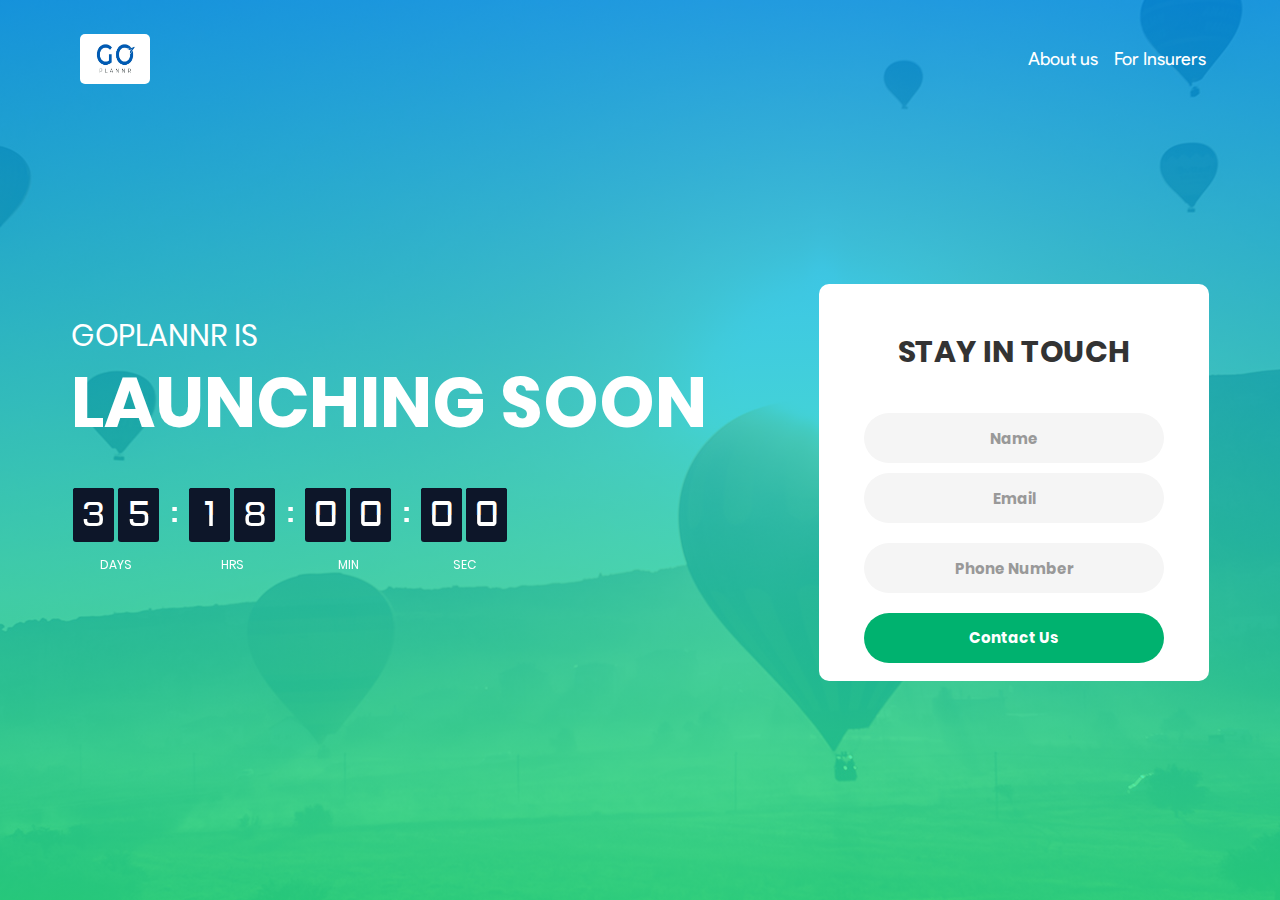
<file: index.html>
<!DOCTYPE html>
<html lang="en" ng-app="website">
<head>
	<title>Goplannr Launching soon</title>
	<meta charset="UTF-8">
	<meta name="viewport" content="width=device-width, initial-scale=1">
<!--===============================================================================================-->	
	<link rel="icon" type="image/png" href="images/icons/favicon.ico"/>
<!--===============================================================================================-->
	<link rel="stylesheet" type="text/css" href="vendor/bootstrap/css/bootstrap.min.css">
<!--===============================================================================================-->
	<link rel="stylesheet" type="text/css" href="fonts/font-awesome-4.7.0/css/font-awesome.min.css">
<!--===============================================================================================-->
	<link rel="stylesheet" type="text/css" href="vendor/animate/animate.css">
<!--===============================================================================================-->
	<link rel="stylesheet" type="text/css" href="vendor/select2/select2.min.css">
<!--===============================================================================================-->
	<link rel="stylesheet" type="text/css" href="vendor/countdowntime/flipclock.css">
<!--===============================================================================================-->
	<link rel="stylesheet" type="text/css" href="css/util.css">
	<link rel="stylesheet" type="text/css" href="css/main.css">
<!--===============================================================================================-->
    <style type="text/css">

        @font-face {
            font-family: productSans;
            src: url('../assets/fonts/main.ttf');
        }
        body {
            font-family: productSans;
        }

    </style>

</head>
<body>
	
	
	<div class="bg-img1 size1 overlay1 p-t-24" style="background-image: url('images/bg01.jpg');">
		<div class="flex-w flex-sb-m p-l-80 p-r-74 p-b-175 respon5">
			<div class="wrappic1 m-r-30 m-t-10 m-b-10">
				<a href="/"><img src="../assets/images/logo.png" alt="LOGO" width="70" height="50" style="border-radius: 5px;"></a>
			</div>

			<div class="flex-w m-t-10 m-b-10">

				<a href="/about_us" class="" style="color: white; font-size: 18px;">
				   About us &nbsp &nbsp
				</a>

				<a href="/for_insurer" class="" style="color: white; font-size: 18px;">
				   For Insurers
				</a>
			</div>
		</div>

		<div class="flex-w flex-sa p-r-200 respon1">
			<div class="p-t-34 p-b-60 respon3">
				<p class="l1-txt1 p-b-10 respon2">
					GoPlannr is
				</p>

				<h3 class="l1-txt2 p-b-45 respon2 respon4">
					Launching Soon
				</h3>

				<div class="cd100"></div>

			</div>

			<div class="bg0 wsize1 bor1 p-l-45 p-r-45 p-t-50 p-b-18 p-lr-15-sm">
				<h3 class="l1-txt3 txt-center p-b-43">
					Stay in touch
				</h3>

				<form class="w-full validate-form" id="contectForm">

					<div class="wrap-input100 validate-input m-b-10" data-validate = "Name is required">
						<input class="input100 placeholder0 s1-txt1" type="text" name="full_name" placeholder="Name">
						<span class="focus-input100"></span>
					</div>

					<div class="wrap-input100 validate-input m-b-20" data-validate = "Valid email is required: ex@abc.xyz">
						<input class="input100 placeholder0 s1-txt1" type="email" name="email" placeholder="Email">
						<span class="focus-input100"></span>
					</div>

					<div class="wrap-input100 validate-input m-b-20" data-validate = "Valid email is required: ex@abc.xyz">
						<input class="input100 placeholder0 s1-txt1" type="text" name="phone_no" placeholder="Phone Number">
						<span class="focus-input100"></span>
					</div>
					
					<button class="flex-c-m size2 s1-txt2 how-btn1 trans-04">
						Contact Us
					</button>
				</form>

			</div>
		</div>
	</div>



	

<!--===============================================================================================-->	
	<script src="vendor/jquery/jquery-3.2.1.min.js"></script>
<!--===============================================================================================-->
	<script src="vendor/bootstrap/js/popper.js"></script>
	<script src="vendor/bootstrap/js/bootstrap.min.js"></script>
<!--===============================================================================================-->
	<script src="vendor/select2/select2.min.js"></script>
<!--===============================================================================================-->
	<script src="vendor/countdowntime/flipclock.min.js"></script>
	<script src="vendor/countdowntime/moment.min.js"></script>
	<script src="vendor/countdowntime/moment-timezone.min.js"></script>
	<script src="vendor/countdowntime/moment-timezone-with-data.min.js"></script>
	<script src="vendor/countdowntime/countdowntime.js"></script>
	<script>
		$('.cd100').countdown100({
			/*Set Endtime here*/
			/*Endtime must be > current time*/
			endtimeYear: 0,
			endtimeMonth: 0,
			endtimeDate: 35,
			endtimeHours: 18,
			endtimeMinutes: 0,
			endtimeSeconds: 0,
			timeZone: "" 
			// ex:  timeZone: "America/New_York"
			//go to " http://momentjs.com/timezone/ " to get timezone
		});

		
	</script>

    <script type="text/javascript">

        $('#contectForm').on('submit', function (e) {

            console.log("Hello WOrld!");
        	e.preventDefault();            
            var contact_url = "https://api.staging.goplannr.com/v1/contact-us"

        	$.ajax({
            	type: 'post',
            	url: contact_url,
            	data: $('#contectForm').serialize(),
            	success: function () {
              		alert('Thanks for contacting us.');
            	}
          	});

        });

    </script>


<!--===============================================================================================-->
	<script src="vendor/tilt/tilt.jquery.min.js"></script>
	<script >
		$('.js-tilt').tilt({
			scale: 1.1
		})
	</script>
<!--===============================================================================================-->
	<script src="js/main.js"></script>

</body>
</html>
</file>
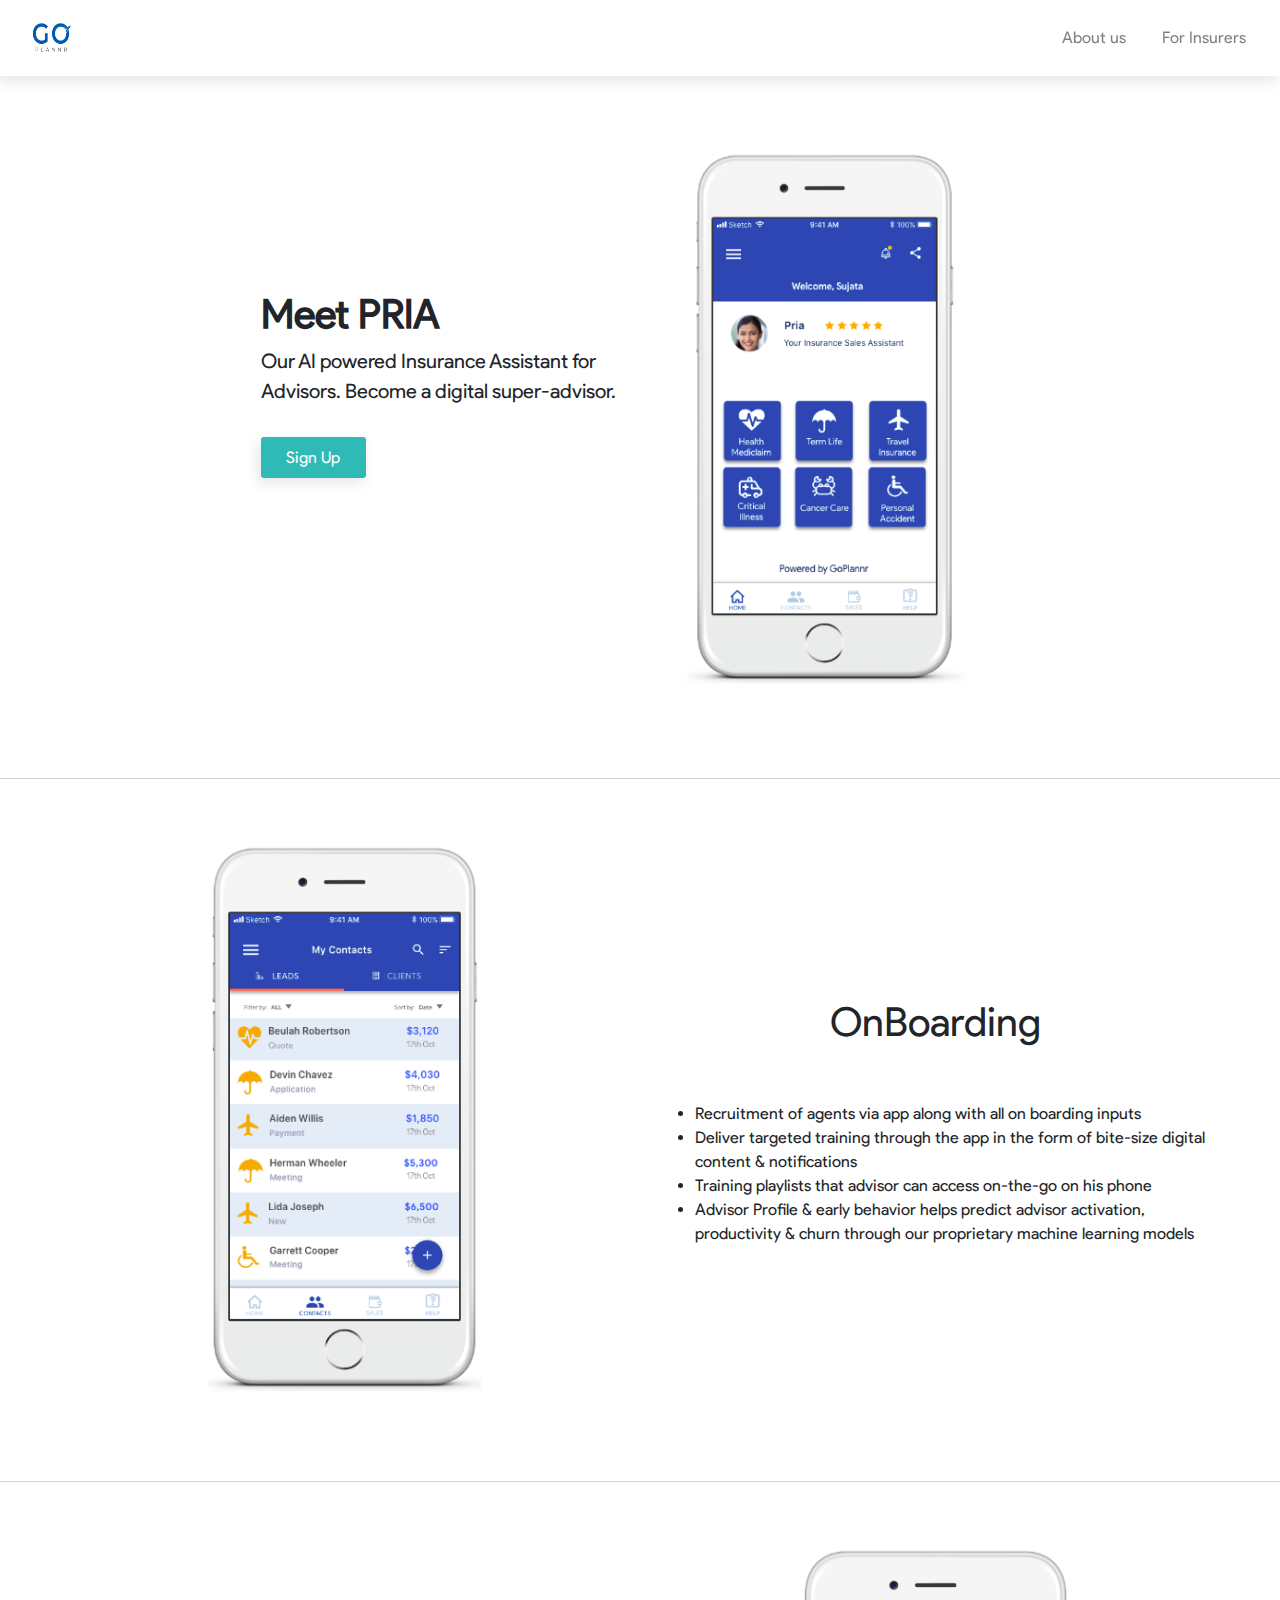
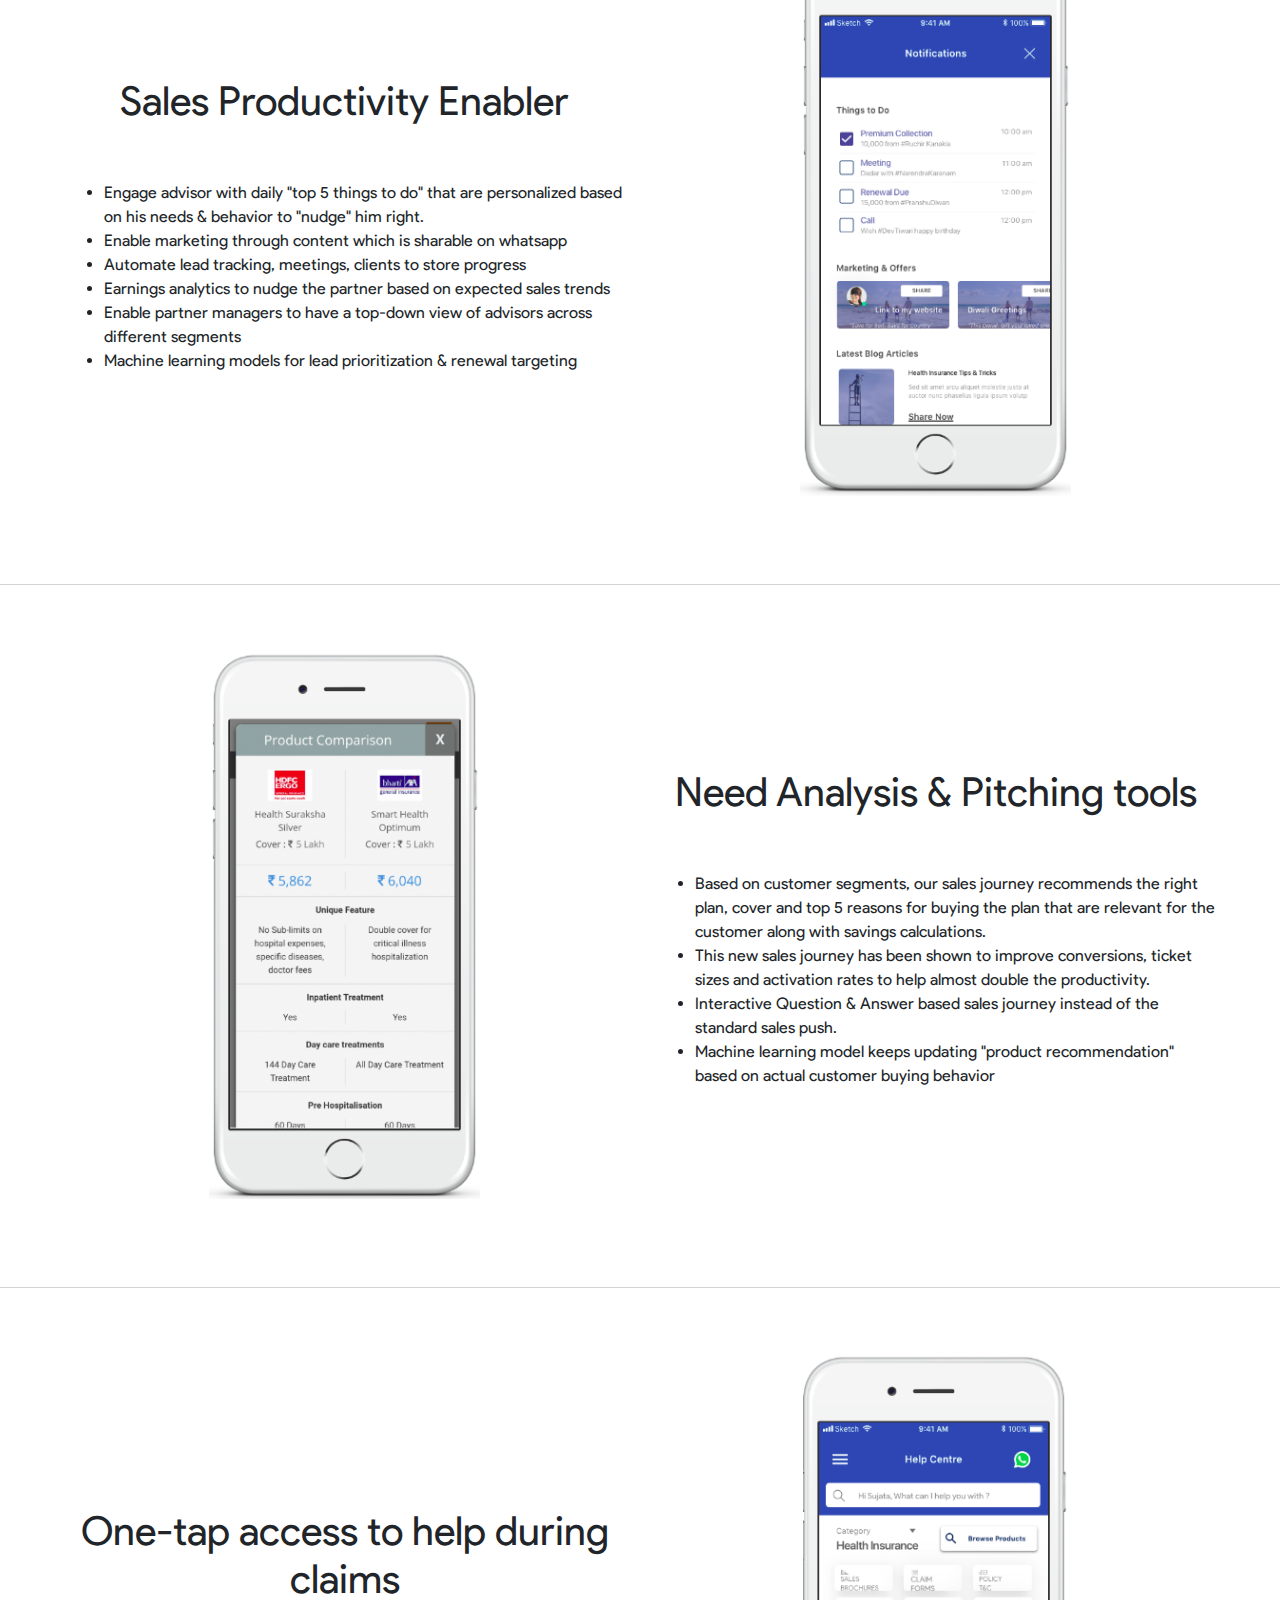
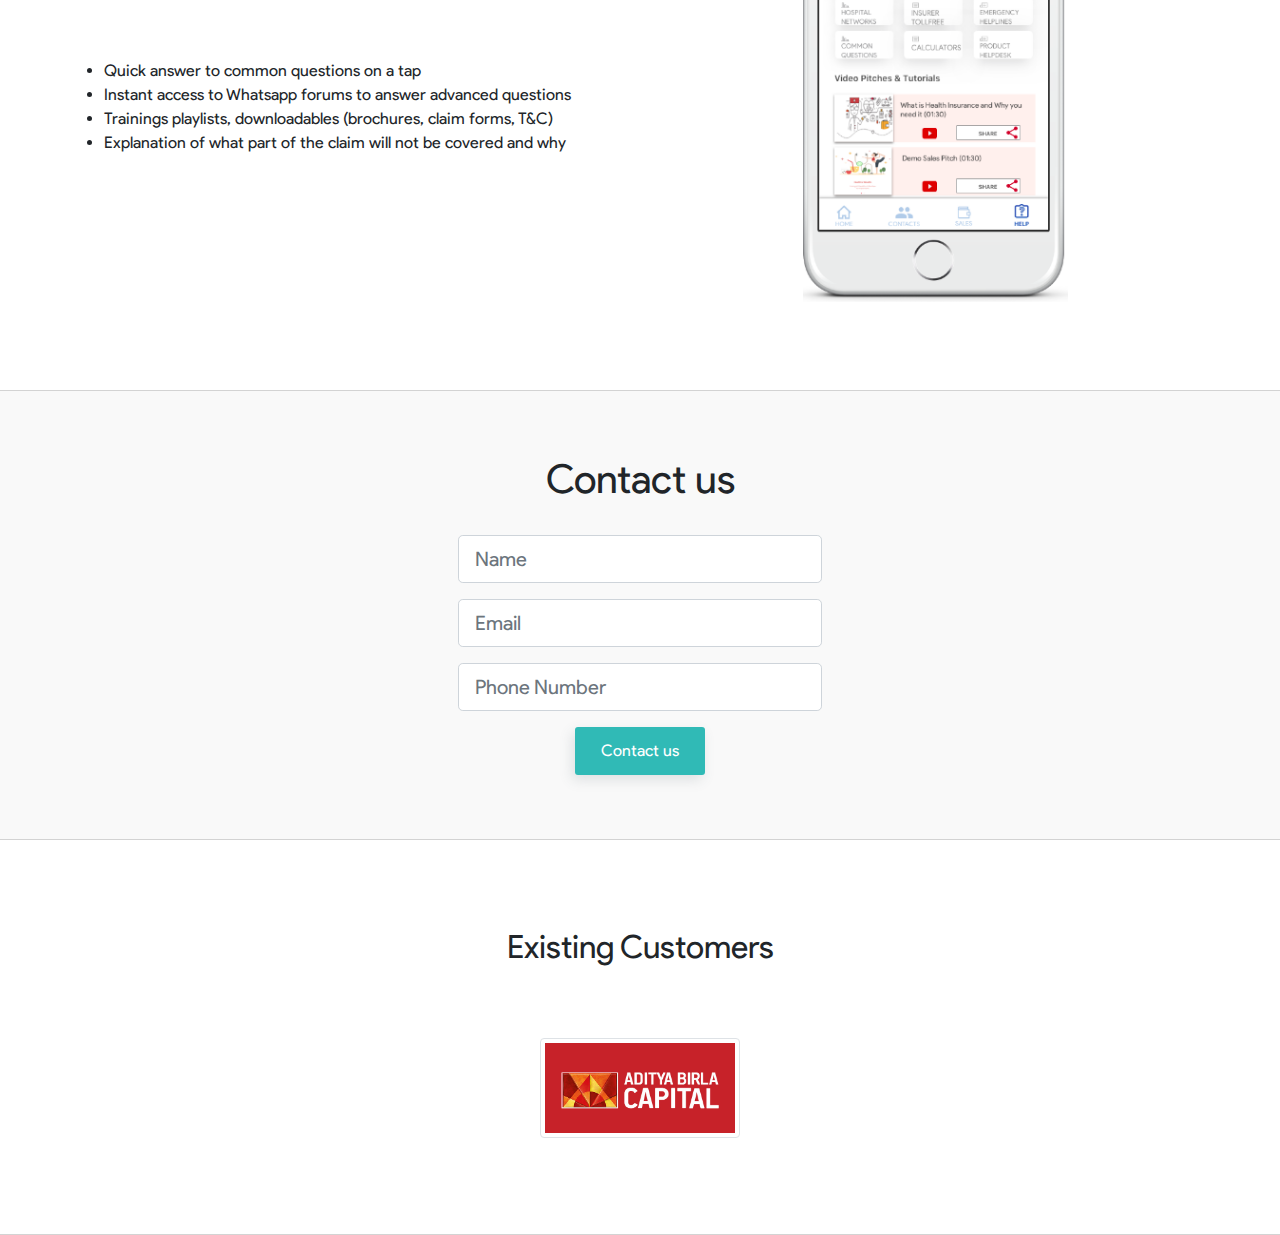
<file: for_insurer/index.html>
<!doctype html>
<html lang="en">
    <head>
        <!-- Required meta tags -->
        <meta charset="utf-8">
        <meta name="viewport" content="width=device-width, initial-scale=1, shrink-to-fit=no">
        <!-- Bootstrap CSS -->
        <link rel="stylesheet" href="https://maxcdn.bootstrapcdn.com/bootstrap/4.0.0/css/bootstrap.min.css">
        <title>For insurance company</title>

        <style type="text/css">
            .navbar-nav > li {
                padding-left: 10px;
                padding-right: 10px;
            }
            .container-fluid {
                border-bottom: 1px solid lightgrey;
                padding: 5%;
            }
            .basic-button, .basic-button:hover {
                text-decoration: none;
                padding-right: 7%;
                padding-left: 7%;
                padding-top: 3%;
                padding-bottom: 3%;
                background: #30bab6;
                color: #fff;
                border-radius: 3px;
                box-shadow: -3px 5px 13px 0px rgba(90, 108, 113, 0.16);  
            }
            @font-face {
                font-family: productSans;
                src: url('../assets/fonts/main.ttf');
            }
            body {
                font-family: productSans;
            }
            .sign-up {
                background: #eeeeee5e;
            }

        </style>

    </head>
    <body>
        <nav class="navbar navbar-expand-lg navbar-light bg-light sticky-top" style="background: #fff !important; box-shadow: -3px 5px 13px 0px rgba(90, 108, 113, 0.16);">
            <a class="navbar-brand" href="/">
                <img class="for_default" src="../assets/images/logo.png" width="70" height="50" alt="">
            </a>
            <button class="navbar-toggler" type="button" data-toggle="collapse" data-target="#navbarNav" aria-controls="navbarNav" aria-expanded="false" aria-label="Toggle navigation">
            <span class="navbar-toggler-icon"></span>
            </button>
            <div class="collapse navbar-collapse" id="navbarNav">
                <ul class="navbar-nav mr-auto">
                </ul>
                <ul class="navbar-nav">
                    <li class="nav-item">
                        <a class="nav-link" href="/about_us">About us</a>
                    </li>
                    <li class="nav-item">
                        <a class="nav-link" href="/for_insurer">For Insurers</a>
                    </li>
                </ul>
            </div>
        </nav>
        <div class="container-fluid">
            <div class="row">
                <div class="col-md-2"></div>
                <div class="col-md-4 pb-4" style="margin-top: 150px;">
                    <h1 style="font-weight: bold;">Meet PRIA</h1>
                    <p class="lead">Our AI powered Insurance Assistant for Advisors. Become a digital super-advisor.</p><br>
                    <a href="#redirect" class="basic-button">Sign Up</a>
                </div>
                <div class="col-md-6">
                    <img src="../assets/images/priya.png" alt="Company app snapshot." style="height: 550px !important;"><br><br>
                </div>
            </div>
        </div>
        <div class="container-fluid">
            <div class="row">
                <div class="col-md-6 text-center">
                    <img src="../assets/images/track_lead.png" alt="Company app snapshot." style="height: 550px !important;"><br><br>
                </div>
                <div class="col-md-6" style="margin: auto;">
                    <h1 class="text-center">OnBoarding</h1>
                    <br><br>
                    <ul>
                         <li>Recruitment of agents via app along with all on boarding inputs</li>
                         <li>Deliver targeted training through the app in the form of bite-size digital content &amp; notifications</li>
                         <li>Training playlists that advisor can access on-the-go on his phone</li>
                         <li>Advisor Profile &amp; early behavior helps predict advisor activation, productivity &amp; churn through our proprietary machine learning models</li>
                     </ul>
                </div>
            </div>
        </div>
        <div class="container-fluid">
            <div class="row">
                <div class="col-md-6" style="margin: auto;">
                    <h1 class="text-center">Sales Productivity Enabler</h1>
                    <br><br>
                    <ul>
                        <li>Engage advisor with daily "top 5 things to do" that are personalized based on his needs &amp; behavior to "nudge" him right.</li>
                        <li>Enable marketing through content which is sharable on whatsapp</li>
                        <li>Automate lead tracking, meetings, clients to store progress</li>
                        <li>Earnings analytics to nudge the partner based on expected sales trends</li>
                        <li>Enable partner managers to have a top-down view of advisors across different segments</li>
                        <li>Machine learning models for lead prioritization &amp; renewal targeting</li>
                    </ul>
                </div>
                <div class="col-md-6 text-center">
                    <img src="../assets/images/schedule.png" alt="Company app snapshot." style="height: 550px !important;"><br><br>
                </div>
            </div>
        </div>
        <div class="container-fluid">
            <div class="row">
                <div class="col-md-6 text-center">
                    <img src="../assets/images/comparision.png" alt="Company app snapshot." style="height: 550px !important;"><br><br>
                </div>
                <div class="col-md-6" style="margin: auto;">
                    <h1 class="text-center">Need Analysis & Pitching tools</h1>
                    <br><br>
                    <ul>
                        <li>Based on customer segments, our sales journey recommends the right plan, cover and top 5 reasons for buying the plan that are relevant for the customer along with savings calculations.</li>
                        <li>This new sales journey has been shown to improve conversions, ticket sizes and activation rates to help almost double the productivity.</li>
                        <li>Interactive Question & Answer based sales journey instead of the standard sales push.</li>
                        <li>Machine learning model keeps updating "product recommendation" based on actual customer buying behavior</li>
                    </ul>
                </div>
            </div>
        </div>
        <div class="container-fluid">
            <div class="row">
                <div class="col-md-6" style="margin: auto;">
                    <h1 class="text-center">One-tap access to help during claims</h1>
                    <br><br>
                    <ul>
                        <li>Quick answer to common questions on a tap</li>
                        <li>Instant access to Whatsapp forums to answer advanced questions</li>
                        <li>Trainings playlists, downloadables (brochures, claim forms, T&amp;C)</li>
                        <li>Explanation of what part of the claim will not be covered and why</li>
                    </ul>
                </div>
                <div class="col-md-6 text-center">
                    <img src="../assets/images/help.png" alt="Company app snapshot." style="height: 550px !important;"><br><br>
                </div>
            </div>
        </div>

        <div class="container-fluid sign-up" id="redirect">
            <div class="row">
                <div class="col-md-4"></div>
                <div class="col-md-4 text-center">
                    <h1 class="text-center">Contact us</h1>
                    <br>
                    <form class="needs-validation" id="contectForm">
                        <div class="form-group">
                        <!-- <label for="exampleInputPassword1">Password</label> -->
                        <input type="text" class="form-control form-control-lg" id="exampleInputPassword1" placeholder="Name" name="full_name" required="true">
                        </div>
                        <div class="form-group">
                        <!-- <label for="exampleInputEmail1">Email address</label> -->
                        <input type="email" class="form-control form-control-lg" id="exampleInputEmail1" aria-describedby="emailHelp" placeholder="Email" name="email" required="true">
                        </div>
                        <div class="form-group">
                        <!-- <label for="exampleInputEmail1">Email address</label> -->
                        <input type="text" class="form-control form-control-lg" id="exampleInputEmail1" aria-describedby="emailHelp" placeholder="Phone Number" name="phone_no" required="true">
                        </div>
                        <button class="btn basic-button">Contact us</button>
                    </form>
                </div>
                <div class="col-md-4"></div>
            </div>
        </div>

        <div class="container-fluid">

            <h2 class="pt-4 pb-4 text-center">Existing Customers</h2> 

            <div class="row pt-2">
                <div class="col-md-4">
                    <div class="my-3 p-3 bg-white rounded shadow-sm text-center">
<!--                         <img src="../assets/images/mumbaifintech.jpeg" alt="Cinque Terre" style="width: 200px; height: 100px; object-fit: cover;"> -->
                    </div>
                </div>
                <div class="col-md-4">
                    <div class="my-3 p-3 bg-white rounded shadow-sm text-center">
                        <a href="https://www.adityabirlacapital.com/"><img src="../assets/images/adityabirla.jpg" class="img-thumbnail" alt="Cinque Terre" style="width: 200px; /* You can set the dimensions to whatever you want */ height: 100px; object-fit: cover;"></a>
                    </div>
                </div>
                <div class="col-md-4">
                    <div class="my-3 p-3 bg-white rounded shadow-sm text-center">
<!--                         <img src="../assets/images/1000Startups.jpg" class="img-thumbnail" alt="Cinque Terre" style="width: 200px; height: 100px; object-fit: cover;"> -->
                    </div>
                </div>
            </div>
        </div>

        <!-- Optional JavaScript -->
        <!-- jQuery first, then Popper.js, then Bootstrap JS -->

        <script src="https://code.jquery.com/jquery-3.2.1.min.js"></script>

        <script src="https://cdnjs.cloudflare.com/ajax/libs/popper.js/1.12.9/umd/popper.min.js"></script>
        <script src="https://maxcdn.bootstrapcdn.com/bootstrap/4.0.0/js/bootstrap.min.js"></script>

        <script type="text/javascript">

            $('#contectForm').on('submit', function (e) {

                console.log("Hello WOrld!");
                e.preventDefault();            
                var contact_url = "https://api.staging.goplannr.com/v1/contact-us"

                $.ajax({
                    type: 'post',
                    url: contact_url,
                    data: $('#contectForm').serialize(),
                    success: function () {
                        alert('Thanks for contacting us.');
                    }
                });

            });

        </script>

    </body>
</html>
</file>
<file: css/util.css>
/*//////////////////////////////////////////////////////////////////
[ REBOOT ]*/
*, *:before, *:after {
	margin: 0px; 
	padding: 0px; 
	-webkit-box-sizing: border-box;
	-moz-box-sizing: border-box;
	box-sizing: border-box;
}

body, html {
	font-family: Arial, sans-serif;
	font-size: 15px;
	color: #666666;

	height: 100%;
	background-color: #fff;
	-webkit-box-sizing: border-box;
	-moz-box-sizing: border-box;
	box-sizing: border-box;
}

/*---------------------------------------------*/
a:focus {outline: none;}
a:hover {text-decoration: none;}

/* ------------------------------------ */
h1,h2,h3,h4,h5,h6,p {margin: 0px;}

ul, li {
	margin: 0px;
	list-style-type: none;
}


/* ------------------------------------ */
input, textarea, label {
	display: block;
	outline: none;
	border: none;
}

/* ------------------------------------ */
button {
	outline: none;
	border: none;
	background: transparent;
	cursor: pointer;
}
button:focus {outline: none;}

iframe {border: none;}


/*//////////////////////////////////////////////////////////////////
[ FONT SIZE ]*/
.fs-1 {font-size: 1px;}
.fs-2 {font-size: 2px;}
.fs-3 {font-size: 3px;}
.fs-4 {font-size: 4px;}
.fs-5 {font-size: 5px;}
.fs-6 {font-size: 6px;}
.fs-7 {font-size: 7px;}
.fs-8 {font-size: 8px;}
.fs-9 {font-size: 9px;}
.fs-10 {font-size: 10px;}
.fs-11 {font-size: 11px;}
.fs-12 {font-size: 12px;}
.fs-13 {font-size: 13px;}
.fs-14 {font-size: 14px;}
.fs-15 {font-size: 15px;}
.fs-16 {font-size: 16px;}
.fs-17 {font-size: 17px;}
.fs-18 {font-size: 18px;}
.fs-19 {font-size: 19px;}
.fs-20 {font-size: 20px;}
.fs-21 {font-size: 21px;}
.fs-22 {font-size: 22px;}
.fs-23 {font-size: 23px;}
.fs-24 {font-size: 24px;}
.fs-25 {font-size: 25px;}
.fs-26 {font-size: 26px;}
.fs-27 {font-size: 27px;}
.fs-28 {font-size: 28px;}
.fs-29 {font-size: 29px;}
.fs-30 {font-size: 30px;}
.fs-31 {font-size: 31px;}
.fs-32 {font-size: 32px;}
.fs-33 {font-size: 33px;}
.fs-34 {font-size: 34px;}
.fs-35 {font-size: 35px;}
.fs-36 {font-size: 36px;}
.fs-37 {font-size: 37px;}
.fs-38 {font-size: 38px;}
.fs-39 {font-size: 39px;}
.fs-40 {font-size: 40px;}
.fs-41 {font-size: 41px;}
.fs-42 {font-size: 42px;}
.fs-43 {font-size: 43px;}
.fs-44 {font-size: 44px;}
.fs-45 {font-size: 45px;}
.fs-46 {font-size: 46px;}
.fs-47 {font-size: 47px;}
.fs-48 {font-size: 48px;}
.fs-49 {font-size: 49px;}
.fs-50 {font-size: 50px;}
.fs-51 {font-size: 51px;}
.fs-52 {font-size: 52px;}
.fs-53 {font-size: 53px;}
.fs-54 {font-size: 54px;}
.fs-55 {font-size: 55px;}
.fs-56 {font-size: 56px;}
.fs-57 {font-size: 57px;}
.fs-58 {font-size: 58px;}
.fs-59 {font-size: 59px;}
.fs-60 {font-size: 60px;}
.fs-61 {font-size: 61px;}
.fs-62 {font-size: 62px;}
.fs-63 {font-size: 63px;}
.fs-64 {font-size: 64px;}
.fs-65 {font-size: 65px;}
.fs-66 {font-size: 66px;}
.fs-67 {font-size: 67px;}
.fs-68 {font-size: 68px;}
.fs-69 {font-size: 69px;}
.fs-70 {font-size: 70px;}
.fs-71 {font-size: 71px;}
.fs-72 {font-size: 72px;}
.fs-73 {font-size: 73px;}
.fs-74 {font-size: 74px;}
.fs-75 {font-size: 75px;}
.fs-76 {font-size: 76px;}
.fs-77 {font-size: 77px;}
.fs-78 {font-size: 78px;}
.fs-79 {font-size: 79px;}
.fs-80 {font-size: 80px;}
.fs-81 {font-size: 81px;}
.fs-82 {font-size: 82px;}
.fs-83 {font-size: 83px;}
.fs-84 {font-size: 84px;}
.fs-85 {font-size: 85px;}
.fs-86 {font-size: 86px;}
.fs-87 {font-size: 87px;}
.fs-88 {font-size: 88px;}
.fs-89 {font-size: 89px;}
.fs-90 {font-size: 90px;}
.fs-91 {font-size: 91px;}
.fs-92 {font-size: 92px;}
.fs-93 {font-size: 93px;}
.fs-94 {font-size: 94px;}
.fs-95 {font-size: 95px;}
.fs-96 {font-size: 96px;}
.fs-97 {font-size: 97px;}
.fs-98 {font-size: 98px;}
.fs-99 {font-size: 99px;}
.fs-100 {font-size: 100px;}
.fs-101 {font-size: 101px;}
.fs-102 {font-size: 102px;}
.fs-103 {font-size: 103px;}
.fs-104 {font-size: 104px;}
.fs-105 {font-size: 105px;}
.fs-106 {font-size: 106px;}
.fs-107 {font-size: 107px;}
.fs-108 {font-size: 108px;}
.fs-109 {font-size: 109px;}
.fs-110 {font-size: 110px;}
.fs-111 {font-size: 111px;}
.fs-112 {font-size: 112px;}
.fs-113 {font-size: 113px;}
.fs-114 {font-size: 114px;}
.fs-115 {font-size: 115px;}
.fs-116 {font-size: 116px;}
.fs-117 {font-size: 117px;}
.fs-118 {font-size: 118px;}
.fs-119 {font-size: 119px;}
.fs-120 {font-size: 120px;}
.fs-121 {font-size: 121px;}
.fs-122 {font-size: 122px;}
.fs-123 {font-size: 123px;}
.fs-124 {font-size: 124px;}
.fs-125 {font-size: 125px;}
.fs-126 {font-size: 126px;}
.fs-127 {font-size: 127px;}
.fs-128 {font-size: 128px;}
.fs-129 {font-size: 129px;}
.fs-130 {font-size: 130px;}
.fs-131 {font-size: 131px;}
.fs-132 {font-size: 132px;}
.fs-133 {font-size: 133px;}
.fs-134 {font-size: 134px;}
.fs-135 {font-size: 135px;}
.fs-136 {font-size: 136px;}
.fs-137 {font-size: 137px;}
.fs-138 {font-size: 138px;}
.fs-139 {font-size: 139px;}
.fs-140 {font-size: 140px;}
.fs-141 {font-size: 141px;}
.fs-142 {font-size: 142px;}
.fs-143 {font-size: 143px;}
.fs-144 {font-size: 144px;}
.fs-145 {font-size: 145px;}
.fs-146 {font-size: 146px;}
.fs-147 {font-size: 147px;}
.fs-148 {font-size: 148px;}
.fs-149 {font-size: 149px;}
.fs-150 {font-size: 150px;}
.fs-151 {font-size: 151px;}
.fs-152 {font-size: 152px;}
.fs-153 {font-size: 153px;}
.fs-154 {font-size: 154px;}
.fs-155 {font-size: 155px;}
.fs-156 {font-size: 156px;}
.fs-157 {font-size: 157px;}
.fs-158 {font-size: 158px;}
.fs-159 {font-size: 159px;}
.fs-160 {font-size: 160px;}
.fs-161 {font-size: 161px;}
.fs-162 {font-size: 162px;}
.fs-163 {font-size: 163px;}
.fs-164 {font-size: 164px;}
.fs-165 {font-size: 165px;}
.fs-166 {font-size: 166px;}
.fs-167 {font-size: 167px;}
.fs-168 {font-size: 168px;}
.fs-169 {font-size: 169px;}
.fs-170 {font-size: 170px;}
.fs-171 {font-size: 171px;}
.fs-172 {font-size: 172px;}
.fs-173 {font-size: 173px;}
.fs-174 {font-size: 174px;}
.fs-175 {font-size: 175px;}
.fs-176 {font-size: 176px;}
.fs-177 {font-size: 177px;}
.fs-178 {font-size: 178px;}
.fs-179 {font-size: 179px;}
.fs-180 {font-size: 180px;}
.fs-181 {font-size: 181px;}
.fs-182 {font-size: 182px;}
.fs-183 {font-size: 183px;}
.fs-184 {font-size: 184px;}
.fs-185 {font-size: 185px;}
.fs-186 {font-size: 186px;}
.fs-187 {font-size: 187px;}
.fs-188 {font-size: 188px;}
.fs-189 {font-size: 189px;}
.fs-190 {font-size: 190px;}
.fs-191 {font-size: 191px;}
.fs-192 {font-size: 192px;}
.fs-193 {font-size: 193px;}
.fs-194 {font-size: 194px;}
.fs-195 {font-size: 195px;}
.fs-196 {font-size: 196px;}
.fs-197 {font-size: 197px;}
.fs-198 {font-size: 198px;}
.fs-199 {font-size: 199px;}
.fs-200 {font-size: 200px;}

/*//////////////////////////////////////////////////////////////////
[ PADDING ]*/
.p-t-0 {padding-top: 0px;}
.p-t-1 {padding-top: 1px;}
.p-t-2 {padding-top: 2px;}
.p-t-3 {padding-top: 3px;}
.p-t-4 {padding-top: 4px;}
.p-t-5 {padding-top: 5px;}
.p-t-6 {padding-top: 6px;}
.p-t-7 {padding-top: 7px;}
.p-t-8 {padding-top: 8px;}
.p-t-9 {padding-top: 9px;}
.p-t-10 {padding-top: 10px;}
.p-t-11 {padding-top: 11px;}
.p-t-12 {padding-top: 12px;}
.p-t-13 {padding-top: 13px;}
.p-t-14 {padding-top: 14px;}
.p-t-15 {padding-top: 15px;}
.p-t-16 {padding-top: 16px;}
.p-t-17 {padding-top: 17px;}
.p-t-18 {padding-top: 18px;}
.p-t-19 {padding-top: 19px;}
.p-t-20 {padding-top: 20px;}
.p-t-21 {padding-top: 21px;}
.p-t-22 {padding-top: 22px;}
.p-t-23 {padding-top: 23px;}
.p-t-24 {padding-top: 24px;}
.p-t-25 {padding-top: 25px;}
.p-t-26 {padding-top: 26px;}
.p-t-27 {padding-top: 27px;}
.p-t-28 {padding-top: 28px;}
.p-t-29 {padding-top: 29px;}
.p-t-30 {padding-top: 30px;}
.p-t-31 {padding-top: 31px;}
.p-t-32 {padding-top: 32px;}
.p-t-33 {padding-top: 33px;}
.p-t-34 {padding-top: 34px;}
.p-t-35 {padding-top: 35px;}
.p-t-36 {padding-top: 36px;}
.p-t-37 {padding-top: 37px;}
.p-t-38 {padding-top: 38px;}
.p-t-39 {padding-top: 39px;}
.p-t-40 {padding-top: 40px;}
.p-t-41 {padding-top: 41px;}
.p-t-42 {padding-top: 42px;}
.p-t-43 {padding-top: 43px;}
.p-t-44 {padding-top: 44px;}
.p-t-45 {padding-top: 45px;}
.p-t-46 {padding-top: 46px;}
.p-t-47 {padding-top: 47px;}
.p-t-48 {padding-top: 48px;}
.p-t-49 {padding-top: 49px;}
.p-t-50 {padding-top: 50px;}
.p-t-51 {padding-top: 51px;}
.p-t-52 {padding-top: 52px;}
.p-t-53 {padding-top: 53px;}
.p-t-54 {padding-top: 54px;}
.p-t-55 {padding-top: 55px;}
.p-t-56 {padding-top: 56px;}
.p-t-57 {padding-top: 57px;}
.p-t-58 {padding-top: 58px;}
.p-t-59 {padding-top: 59px;}
.p-t-60 {padding-top: 60px;}
.p-t-61 {padding-top: 61px;}
.p-t-62 {padding-top: 62px;}
.p-t-63 {padding-top: 63px;}
.p-t-64 {padding-top: 64px;}
.p-t-65 {padding-top: 65px;}
.p-t-66 {padding-top: 66px;}
.p-t-67 {padding-top: 67px;}
.p-t-68 {padding-top: 68px;}
.p-t-69 {padding-top: 69px;}
.p-t-70 {padding-top: 70px;}
.p-t-71 {padding-top: 71px;}
.p-t-72 {padding-top: 72px;}
.p-t-73 {padding-top: 73px;}
.p-t-74 {padding-top: 74px;}
.p-t-75 {padding-top: 75px;}
.p-t-76 {padding-top: 76px;}
.p-t-77 {padding-top: 77px;}
.p-t-78 {padding-top: 78px;}
.p-t-79 {padding-top: 79px;}
.p-t-80 {padding-top: 80px;}
.p-t-81 {padding-top: 81px;}
.p-t-82 {padding-top: 82px;}
.p-t-83 {padding-top: 83px;}
.p-t-84 {padding-top: 84px;}
.p-t-85 {padding-top: 85px;}
.p-t-86 {padding-top: 86px;}
.p-t-87 {padding-top: 87px;}
.p-t-88 {padding-top: 88px;}
.p-t-89 {padding-top: 89px;}
.p-t-90 {padding-top: 90px;}
.p-t-91 {padding-top: 91px;}
.p-t-92 {padding-top: 92px;}
.p-t-93 {padding-top: 93px;}
.p-t-94 {padding-top: 94px;}
.p-t-95 {padding-top: 95px;}
.p-t-96 {padding-top: 96px;}
.p-t-97 {padding-top: 97px;}
.p-t-98 {padding-top: 98px;}
.p-t-99 {padding-top: 99px;}
.p-t-100 {padding-top: 100px;}
.p-t-101 {padding-top: 101px;}
.p-t-102 {padding-top: 102px;}
.p-t-103 {padding-top: 103px;}
.p-t-104 {padding-top: 104px;}
.p-t-105 {padding-top: 105px;}
.p-t-106 {padding-top: 106px;}
.p-t-107 {padding-top: 107px;}
.p-t-108 {padding-top: 108px;}
.p-t-109 {padding-top: 109px;}
.p-t-110 {padding-top: 110px;}
.p-t-111 {padding-top: 111px;}
.p-t-112 {padding-top: 112px;}
.p-t-113 {padding-top: 113px;}
.p-t-114 {padding-top: 114px;}
.p-t-115 {padding-top: 115px;}
.p-t-116 {padding-top: 116px;}
.p-t-117 {padding-top: 117px;}
.p-t-118 {padding-top: 118px;}
.p-t-119 {padding-top: 119px;}
.p-t-120 {padding-top: 120px;}
.p-t-121 {padding-top: 121px;}
.p-t-122 {padding-top: 122px;}
.p-t-123 {padding-top: 123px;}
.p-t-124 {padding-top: 124px;}
.p-t-125 {padding-top: 125px;}
.p-t-126 {padding-top: 126px;}
.p-t-127 {padding-top: 127px;}
.p-t-128 {padding-top: 128px;}
.p-t-129 {padding-top: 129px;}
.p-t-130 {padding-top: 130px;}
.p-t-131 {padding-top: 131px;}
.p-t-132 {padding-top: 132px;}
.p-t-133 {padding-top: 133px;}
.p-t-134 {padding-top: 134px;}
.p-t-135 {padding-top: 135px;}
.p-t-136 {padding-top: 136px;}
.p-t-137 {padding-top: 137px;}
.p-t-138 {padding-top: 138px;}
.p-t-139 {padding-top: 139px;}
.p-t-140 {padding-top: 140px;}
.p-t-141 {padding-top: 141px;}
.p-t-142 {padding-top: 142px;}
.p-t-143 {padding-top: 143px;}
.p-t-144 {padding-top: 144px;}
.p-t-145 {padding-top: 145px;}
.p-t-146 {padding-top: 146px;}
.p-t-147 {padding-top: 147px;}
.p-t-148 {padding-top: 148px;}
.p-t-149 {padding-top: 149px;}
.p-t-150 {padding-top: 150px;}
.p-t-151 {padding-top: 151px;}
.p-t-152 {padding-top: 152px;}
.p-t-153 {padding-top: 153px;}
.p-t-154 {padding-top: 154px;}
.p-t-155 {padding-top: 155px;}
.p-t-156 {padding-top: 156px;}
.p-t-157 {padding-top: 157px;}
.p-t-158 {padding-top: 158px;}
.p-t-159 {padding-top: 159px;}
.p-t-160 {padding-top: 160px;}
.p-t-161 {padding-top: 161px;}
.p-t-162 {padding-top: 162px;}
.p-t-163 {padding-top: 163px;}
.p-t-164 {padding-top: 164px;}
.p-t-165 {padding-top: 165px;}
.p-t-166 {padding-top: 166px;}
.p-t-167 {padding-top: 167px;}
.p-t-168 {padding-top: 168px;}
.p-t-169 {padding-top: 169px;}
.p-t-170 {padding-top: 170px;}
.p-t-171 {padding-top: 171px;}
.p-t-172 {padding-top: 172px;}
.p-t-173 {padding-top: 173px;}
.p-t-174 {padding-top: 174px;}
.p-t-175 {padding-top: 175px;}
.p-t-176 {padding-top: 176px;}
.p-t-177 {padding-top: 177px;}
.p-t-178 {padding-top: 178px;}
.p-t-179 {padding-top: 179px;}
.p-t-180 {padding-top: 180px;}
.p-t-181 {padding-top: 181px;}
.p-t-182 {padding-top: 182px;}
.p-t-183 {padding-top: 183px;}
.p-t-184 {padding-top: 184px;}
.p-t-185 {padding-top: 185px;}
.p-t-186 {padding-top: 186px;}
.p-t-187 {padding-top: 187px;}
.p-t-188 {padding-top: 188px;}
.p-t-189 {padding-top: 189px;}
.p-t-190 {padding-top: 190px;}
.p-t-191 {padding-top: 191px;}
.p-t-192 {padding-top: 192px;}
.p-t-193 {padding-top: 193px;}
.p-t-194 {padding-top: 194px;}
.p-t-195 {padding-top: 195px;}
.p-t-196 {padding-top: 196px;}
.p-t-197 {padding-top: 197px;}
.p-t-198 {padding-top: 198px;}
.p-t-199 {padding-top: 199px;}
.p-t-200 {padding-top: 200px;}
.p-t-201 {padding-top: 201px;}
.p-t-202 {padding-top: 202px;}
.p-t-203 {padding-top: 203px;}
.p-t-204 {padding-top: 204px;}
.p-t-205 {padding-top: 205px;}
.p-t-206 {padding-top: 206px;}
.p-t-207 {padding-top: 207px;}
.p-t-208 {padding-top: 208px;}
.p-t-209 {padding-top: 209px;}
.p-t-210 {padding-top: 210px;}
.p-t-211 {padding-top: 211px;}
.p-t-212 {padding-top: 212px;}
.p-t-213 {padding-top: 213px;}
.p-t-214 {padding-top: 214px;}
.p-t-215 {padding-top: 215px;}
.p-t-216 {padding-top: 216px;}
.p-t-217 {padding-top: 217px;}
.p-t-218 {padding-top: 218px;}
.p-t-219 {padding-top: 219px;}
.p-t-220 {padding-top: 220px;}
.p-t-221 {padding-top: 221px;}
.p-t-222 {padding-top: 222px;}
.p-t-223 {padding-top: 223px;}
.p-t-224 {padding-top: 224px;}
.p-t-225 {padding-top: 225px;}
.p-t-226 {padding-top: 226px;}
.p-t-227 {padding-top: 227px;}
.p-t-228 {padding-top: 228px;}
.p-t-229 {padding-top: 229px;}
.p-t-230 {padding-top: 230px;}
.p-t-231 {padding-top: 231px;}
.p-t-232 {padding-top: 232px;}
.p-t-233 {padding-top: 233px;}
.p-t-234 {padding-top: 234px;}
.p-t-235 {padding-top: 235px;}
.p-t-236 {padding-top: 236px;}
.p-t-237 {padding-top: 237px;}
.p-t-238 {padding-top: 238px;}
.p-t-239 {padding-top: 239px;}
.p-t-240 {padding-top: 240px;}
.p-t-241 {padding-top: 241px;}
.p-t-242 {padding-top: 242px;}
.p-t-243 {padding-top: 243px;}
.p-t-244 {padding-top: 244px;}
.p-t-245 {padding-top: 245px;}
.p-t-246 {padding-top: 246px;}
.p-t-247 {padding-top: 247px;}
.p-t-248 {padding-top: 248px;}
.p-t-249 {padding-top: 249px;}
.p-t-250 {padding-top: 250px;}
.p-b-0 {padding-bottom: 0px;}
.p-b-1 {padding-bottom: 1px;}
.p-b-2 {padding-bottom: 2px;}
.p-b-3 {padding-bottom: 3px;}
.p-b-4 {padding-bottom: 4px;}
.p-b-5 {padding-bottom: 5px;}
.p-b-6 {padding-bottom: 6px;}
.p-b-7 {padding-bottom: 7px;}
.p-b-8 {padding-bottom: 8px;}
.p-b-9 {padding-bottom: 9px;}
.p-b-10 {padding-bottom: 10px;}
.p-b-11 {padding-bottom: 11px;}
.p-b-12 {padding-bottom: 12px;}
.p-b-13 {padding-bottom: 13px;}
.p-b-14 {padding-bottom: 14px;}
.p-b-15 {padding-bottom: 15px;}
.p-b-16 {padding-bottom: 16px;}
.p-b-17 {padding-bottom: 17px;}
.p-b-18 {padding-bottom: 18px;}
.p-b-19 {padding-bottom: 19px;}
.p-b-20 {padding-bottom: 20px;}
.p-b-21 {padding-bottom: 21px;}
.p-b-22 {padding-bottom: 22px;}
.p-b-23 {padding-bottom: 23px;}
.p-b-24 {padding-bottom: 24px;}
.p-b-25 {padding-bottom: 25px;}
.p-b-26 {padding-bottom: 26px;}
.p-b-27 {padding-bottom: 27px;}
.p-b-28 {padding-bottom: 28px;}
.p-b-29 {padding-bottom: 29px;}
.p-b-30 {padding-bottom: 30px;}
.p-b-31 {padding-bottom: 31px;}
.p-b-32 {padding-bottom: 32px;}
.p-b-33 {padding-bottom: 33px;}
.p-b-34 {padding-bottom: 34px;}
.p-b-35 {padding-bottom: 35px;}
.p-b-36 {padding-bottom: 36px;}
.p-b-37 {padding-bottom: 37px;}
.p-b-38 {padding-bottom: 38px;}
.p-b-39 {padding-bottom: 39px;}
.p-b-40 {padding-bottom: 40px;}
.p-b-41 {padding-bottom: 41px;}
.p-b-42 {padding-bottom: 42px;}
.p-b-43 {padding-bottom: 43px;}
.p-b-44 {padding-bottom: 44px;}
.p-b-45 {padding-bottom: 45px;}
.p-b-46 {padding-bottom: 46px;}
.p-b-47 {padding-bottom: 47px;}
.p-b-48 {padding-bottom: 48px;}
.p-b-49 {padding-bottom: 49px;}
.p-b-50 {padding-bottom: 50px;}
.p-b-51 {padding-bottom: 51px;}
.p-b-52 {padding-bottom: 52px;}
.p-b-53 {padding-bottom: 53px;}
.p-b-54 {padding-bottom: 54px;}
.p-b-55 {padding-bottom: 55px;}
.p-b-56 {padding-bottom: 56px;}
.p-b-57 {padding-bottom: 57px;}
.p-b-58 {padding-bottom: 58px;}
.p-b-59 {padding-bottom: 59px;}
.p-b-60 {padding-bottom: 60px;}
.p-b-61 {padding-bottom: 61px;}
.p-b-62 {padding-bottom: 62px;}
.p-b-63 {padding-bottom: 63px;}
.p-b-64 {padding-bottom: 64px;}
.p-b-65 {padding-bottom: 65px;}
.p-b-66 {padding-bottom: 66px;}
.p-b-67 {padding-bottom: 67px;}
.p-b-68 {padding-bottom: 68px;}
.p-b-69 {padding-bottom: 69px;}
.p-b-70 {padding-bottom: 70px;}
.p-b-71 {padding-bottom: 71px;}
.p-b-72 {padding-bottom: 72px;}
.p-b-73 {padding-bottom: 73px;}
.p-b-74 {padding-bottom: 74px;}
.p-b-75 {padding-bottom: 75px;}
.p-b-76 {padding-bottom: 76px;}
.p-b-77 {padding-bottom: 77px;}
.p-b-78 {padding-bottom: 78px;}
.p-b-79 {padding-bottom: 79px;}
.p-b-80 {padding-bottom: 80px;}
.p-b-81 {padding-bottom: 81px;}
.p-b-82 {padding-bottom: 82px;}
.p-b-83 {padding-bottom: 83px;}
.p-b-84 {padding-bottom: 84px;}
.p-b-85 {padding-bottom: 85px;}
.p-b-86 {padding-bottom: 86px;}
.p-b-87 {padding-bottom: 87px;}
.p-b-88 {padding-bottom: 88px;}
.p-b-89 {padding-bottom: 89px;}
.p-b-90 {padding-bottom: 90px;}
.p-b-91 {padding-bottom: 91px;}
.p-b-92 {padding-bottom: 92px;}
.p-b-93 {padding-bottom: 93px;}
.p-b-94 {padding-bottom: 94px;}
.p-b-95 {padding-bottom: 95px;}
.p-b-96 {padding-bottom: 96px;}
.p-b-97 {padding-bottom: 97px;}
.p-b-98 {padding-bottom: 98px;}
.p-b-99 {padding-bottom: 99px;}
.p-b-100 {padding-bottom: 100px;}
.p-b-101 {padding-bottom: 101px;}
.p-b-102 {padding-bottom: 102px;}
.p-b-103 {padding-bottom: 103px;}
.p-b-104 {padding-bottom: 104px;}
.p-b-105 {padding-bottom: 105px;}
.p-b-106 {padding-bottom: 106px;}
.p-b-107 {padding-bottom: 107px;}
.p-b-108 {padding-bottom: 108px;}
.p-b-109 {padding-bottom: 109px;}
.p-b-110 {padding-bottom: 110px;}
.p-b-111 {padding-bottom: 111px;}
.p-b-112 {padding-bottom: 112px;}
.p-b-113 {padding-bottom: 113px;}
.p-b-114 {padding-bottom: 114px;}
.p-b-115 {padding-bottom: 115px;}
.p-b-116 {padding-bottom: 116px;}
.p-b-117 {padding-bottom: 117px;}
.p-b-118 {padding-bottom: 118px;}
.p-b-119 {padding-bottom: 119px;}
.p-b-120 {padding-bottom: 120px;}
.p-b-121 {padding-bottom: 121px;}
.p-b-122 {padding-bottom: 122px;}
.p-b-123 {padding-bottom: 123px;}
.p-b-124 {padding-bottom: 124px;}
.p-b-125 {padding-bottom: 125px;}
.p-b-126 {padding-bottom: 126px;}
.p-b-127 {padding-bottom: 127px;}
.p-b-128 {padding-bottom: 128px;}
.p-b-129 {padding-bottom: 129px;}
.p-b-130 {padding-bottom: 130px;}
.p-b-131 {padding-bottom: 131px;}
.p-b-132 {padding-bottom: 132px;}
.p-b-133 {padding-bottom: 133px;}
.p-b-134 {padding-bottom: 134px;}
.p-b-135 {padding-bottom: 135px;}
.p-b-136 {padding-bottom: 136px;}
.p-b-137 {padding-bottom: 137px;}
.p-b-138 {padding-bottom: 138px;}
.p-b-139 {padding-bottom: 139px;}
.p-b-140 {padding-bottom: 140px;}
.p-b-141 {padding-bottom: 141px;}
.p-b-142 {padding-bottom: 142px;}
.p-b-143 {padding-bottom: 143px;}
.p-b-144 {padding-bottom: 144px;}
.p-b-145 {padding-bottom: 145px;}
.p-b-146 {padding-bottom: 146px;}
.p-b-147 {padding-bottom: 147px;}
.p-b-148 {padding-bottom: 148px;}
.p-b-149 {padding-bottom: 149px;}
.p-b-150 {padding-bottom: 150px;}
.p-b-151 {padding-bottom: 151px;}
.p-b-152 {padding-bottom: 152px;}
.p-b-153 {padding-bottom: 153px;}
.p-b-154 {padding-bottom: 154px;}
.p-b-155 {padding-bottom: 155px;}
.p-b-156 {padding-bottom: 156px;}
.p-b-157 {padding-bottom: 157px;}
.p-b-158 {padding-bottom: 158px;}
.p-b-159 {padding-bottom: 159px;}
.p-b-160 {padding-bottom: 160px;}
.p-b-161 {padding-bottom: 161px;}
.p-b-162 {padding-bottom: 162px;}
.p-b-163 {padding-bottom: 163px;}
.p-b-164 {padding-bottom: 164px;}
.p-b-165 {padding-bottom: 165px;}
.p-b-166 {padding-bottom: 166px;}
.p-b-167 {padding-bottom: 167px;}
.p-b-168 {padding-bottom: 168px;}
.p-b-169 {padding-bottom: 169px;}
.p-b-170 {padding-bottom: 170px;}
.p-b-171 {padding-bottom: 171px;}
.p-b-172 {padding-bottom: 172px;}
.p-b-173 {padding-bottom: 173px;}
.p-b-174 {padding-bottom: 174px;}
.p-b-175 {padding-bottom: 175px;}
.p-b-176 {padding-bottom: 176px;}
.p-b-177 {padding-bottom: 177px;}
.p-b-178 {padding-bottom: 178px;}
.p-b-179 {padding-bottom: 179px;}
.p-b-180 {padding-bottom: 180px;}
.p-b-181 {padding-bottom: 181px;}
.p-b-182 {padding-bottom: 182px;}
.p-b-183 {padding-bottom: 183px;}
.p-b-184 {padding-bottom: 184px;}
.p-b-185 {padding-bottom: 185px;}
.p-b-186 {padding-bottom: 186px;}
.p-b-187 {padding-bottom: 187px;}
.p-b-188 {padding-bottom: 188px;}
.p-b-189 {padding-bottom: 189px;}
.p-b-190 {padding-bottom: 190px;}
.p-b-191 {padding-bottom: 191px;}
.p-b-192 {padding-bottom: 192px;}
.p-b-193 {padding-bottom: 193px;}
.p-b-194 {padding-bottom: 194px;}
.p-b-195 {padding-bottom: 195px;}
.p-b-196 {padding-bottom: 196px;}
.p-b-197 {padding-bottom: 197px;}
.p-b-198 {padding-bottom: 198px;}
.p-b-199 {padding-bottom: 199px;}
.p-b-200 {padding-bottom: 200px;}
.p-b-201 {padding-bottom: 201px;}
.p-b-202 {padding-bottom: 202px;}
.p-b-203 {padding-bottom: 203px;}
.p-b-204 {padding-bottom: 204px;}
.p-b-205 {padding-bottom: 205px;}
.p-b-206 {padding-bottom: 206px;}
.p-b-207 {padding-bottom: 207px;}
.p-b-208 {padding-bottom: 208px;}
.p-b-209 {padding-bottom: 209px;}
.p-b-210 {padding-bottom: 210px;}
.p-b-211 {padding-bottom: 211px;}
.p-b-212 {padding-bottom: 212px;}
.p-b-213 {padding-bottom: 213px;}
.p-b-214 {padding-bottom: 214px;}
.p-b-215 {padding-bottom: 215px;}
.p-b-216 {padding-bottom: 216px;}
.p-b-217 {padding-bottom: 217px;}
.p-b-218 {padding-bottom: 218px;}
.p-b-219 {padding-bottom: 219px;}
.p-b-220 {padding-bottom: 220px;}
.p-b-221 {padding-bottom: 221px;}
.p-b-222 {padding-bottom: 222px;}
.p-b-223 {padding-bottom: 223px;}
.p-b-224 {padding-bottom: 224px;}
.p-b-225 {padding-bottom: 225px;}
.p-b-226 {padding-bottom: 226px;}
.p-b-227 {padding-bottom: 227px;}
.p-b-228 {padding-bottom: 228px;}
.p-b-229 {padding-bottom: 229px;}
.p-b-230 {padding-bottom: 230px;}
.p-b-231 {padding-bottom: 231px;}
.p-b-232 {padding-bottom: 232px;}
.p-b-233 {padding-bottom: 233px;}
.p-b-234 {padding-bottom: 234px;}
.p-b-235 {padding-bottom: 235px;}
.p-b-236 {padding-bottom: 236px;}
.p-b-237 {padding-bottom: 237px;}
.p-b-238 {padding-bottom: 238px;}
.p-b-239 {padding-bottom: 239px;}
.p-b-240 {padding-bottom: 240px;}
.p-b-241 {padding-bottom: 241px;}
.p-b-242 {padding-bottom: 242px;}
.p-b-243 {padding-bottom: 243px;}
.p-b-244 {padding-bottom: 244px;}
.p-b-245 {padding-bottom: 245px;}
.p-b-246 {padding-bottom: 246px;}
.p-b-247 {padding-bottom: 247px;}
.p-b-248 {padding-bottom: 248px;}
.p-b-249 {padding-bottom: 249px;}
.p-b-250 {padding-bottom: 250px;}
.p-l-0 {padding-left: 0px;}
.p-l-1 {padding-left: 1px;}
.p-l-2 {padding-left: 2px;}
.p-l-3 {padding-left: 3px;}
.p-l-4 {padding-left: 4px;}
.p-l-5 {padding-left: 5px;}
.p-l-6 {padding-left: 6px;}
.p-l-7 {padding-left: 7px;}
.p-l-8 {padding-left: 8px;}
.p-l-9 {padding-left: 9px;}
.p-l-10 {padding-left: 10px;}
.p-l-11 {padding-left: 11px;}
.p-l-12 {padding-left: 12px;}
.p-l-13 {padding-left: 13px;}
.p-l-14 {padding-left: 14px;}
.p-l-15 {padding-left: 15px;}
.p-l-16 {padding-left: 16px;}
.p-l-17 {padding-left: 17px;}
.p-l-18 {padding-left: 18px;}
.p-l-19 {padding-left: 19px;}
.p-l-20 {padding-left: 20px;}
.p-l-21 {padding-left: 21px;}
.p-l-22 {padding-left: 22px;}
.p-l-23 {padding-left: 23px;}
.p-l-24 {padding-left: 24px;}
.p-l-25 {padding-left: 25px;}
.p-l-26 {padding-left: 26px;}
.p-l-27 {padding-left: 27px;}
.p-l-28 {padding-left: 28px;}
.p-l-29 {padding-left: 29px;}
.p-l-30 {padding-left: 30px;}
.p-l-31 {padding-left: 31px;}
.p-l-32 {padding-left: 32px;}
.p-l-33 {padding-left: 33px;}
.p-l-34 {padding-left: 34px;}
.p-l-35 {padding-left: 35px;}
.p-l-36 {padding-left: 36px;}
.p-l-37 {padding-left: 37px;}
.p-l-38 {padding-left: 38px;}
.p-l-39 {padding-left: 39px;}
.p-l-40 {padding-left: 40px;}
.p-l-41 {padding-left: 41px;}
.p-l-42 {padding-left: 42px;}
.p-l-43 {padding-left: 43px;}
.p-l-44 {padding-left: 44px;}
.p-l-45 {padding-left: 45px;}
.p-l-46 {padding-left: 46px;}
.p-l-47 {padding-left: 47px;}
.p-l-48 {padding-left: 48px;}
.p-l-49 {padding-left: 49px;}
.p-l-50 {padding-left: 50px;}
.p-l-51 {padding-left: 51px;}
.p-l-52 {padding-left: 52px;}
.p-l-53 {padding-left: 53px;}
.p-l-54 {padding-left: 54px;}
.p-l-55 {padding-left: 55px;}
.p-l-56 {padding-left: 56px;}
.p-l-57 {padding-left: 57px;}
.p-l-58 {padding-left: 58px;}
.p-l-59 {padding-left: 59px;}
.p-l-60 {padding-left: 60px;}
.p-l-61 {padding-left: 61px;}
.p-l-62 {padding-left: 62px;}
.p-l-63 {padding-left: 63px;}
.p-l-64 {padding-left: 64px;}
.p-l-65 {padding-left: 65px;}
.p-l-66 {padding-left: 66px;}
.p-l-67 {padding-left: 67px;}
.p-l-68 {padding-left: 68px;}
.p-l-69 {padding-left: 69px;}
.p-l-70 {padding-left: 70px;}
.p-l-71 {padding-left: 71px;}
.p-l-72 {padding-left: 72px;}
.p-l-73 {padding-left: 73px;}
.p-l-74 {padding-left: 74px;}
.p-l-75 {padding-left: 75px;}
.p-l-76 {padding-left: 76px;}
.p-l-77 {padding-left: 77px;}
.p-l-78 {padding-left: 78px;}
.p-l-79 {padding-left: 79px;}
.p-l-80 {padding-left: 80px;}
.p-l-81 {padding-left: 81px;}
.p-l-82 {padding-left: 82px;}
.p-l-83 {padding-left: 83px;}
.p-l-84 {padding-left: 84px;}
.p-l-85 {padding-left: 85px;}
.p-l-86 {padding-left: 86px;}
.p-l-87 {padding-left: 87px;}
.p-l-88 {padding-left: 88px;}
.p-l-89 {padding-left: 89px;}
.p-l-90 {padding-left: 90px;}
.p-l-91 {padding-left: 91px;}
.p-l-92 {padding-left: 92px;}
.p-l-93 {padding-left: 93px;}
.p-l-94 {padding-left: 94px;}
.p-l-95 {padding-left: 95px;}
.p-l-96 {padding-left: 96px;}
.p-l-97 {padding-left: 97px;}
.p-l-98 {padding-left: 98px;}
.p-l-99 {padding-left: 99px;}
.p-l-100 {padding-left: 100px;}
.p-l-101 {padding-left: 101px;}
.p-l-102 {padding-left: 102px;}
.p-l-103 {padding-left: 103px;}
.p-l-104 {padding-left: 104px;}
.p-l-105 {padding-left: 105px;}
.p-l-106 {padding-left: 106px;}
.p-l-107 {padding-left: 107px;}
.p-l-108 {padding-left: 108px;}
.p-l-109 {padding-left: 109px;}
.p-l-110 {padding-left: 110px;}
.p-l-111 {padding-left: 111px;}
.p-l-112 {padding-left: 112px;}
.p-l-113 {padding-left: 113px;}
.p-l-114 {padding-left: 114px;}
.p-l-115 {padding-left: 115px;}
.p-l-116 {padding-left: 116px;}
.p-l-117 {padding-left: 117px;}
.p-l-118 {padding-left: 118px;}
.p-l-119 {padding-left: 119px;}
.p-l-120 {padding-left: 120px;}
.p-l-121 {padding-left: 121px;}
.p-l-122 {padding-left: 122px;}
.p-l-123 {padding-left: 123px;}
.p-l-124 {padding-left: 124px;}
.p-l-125 {padding-left: 125px;}
.p-l-126 {padding-left: 126px;}
.p-l-127 {padding-left: 127px;}
.p-l-128 {padding-left: 128px;}
.p-l-129 {padding-left: 129px;}
.p-l-130 {padding-left: 130px;}
.p-l-131 {padding-left: 131px;}
.p-l-132 {padding-left: 132px;}
.p-l-133 {padding-left: 133px;}
.p-l-134 {padding-left: 134px;}
.p-l-135 {padding-left: 135px;}
.p-l-136 {padding-left: 136px;}
.p-l-137 {padding-left: 137px;}
.p-l-138 {padding-left: 138px;}
.p-l-139 {padding-left: 139px;}
.p-l-140 {padding-left: 140px;}
.p-l-141 {padding-left: 141px;}
.p-l-142 {padding-left: 142px;}
.p-l-143 {padding-left: 143px;}
.p-l-144 {padding-left: 144px;}
.p-l-145 {padding-left: 145px;}
.p-l-146 {padding-left: 146px;}
.p-l-147 {padding-left: 147px;}
.p-l-148 {padding-left: 148px;}
.p-l-149 {padding-left: 149px;}
.p-l-150 {padding-left: 150px;}
.p-l-151 {padding-left: 151px;}
.p-l-152 {padding-left: 152px;}
.p-l-153 {padding-left: 153px;}
.p-l-154 {padding-left: 154px;}
.p-l-155 {padding-left: 155px;}
.p-l-156 {padding-left: 156px;}
.p-l-157 {padding-left: 157px;}
.p-l-158 {padding-left: 158px;}
.p-l-159 {padding-left: 159px;}
.p-l-160 {padding-left: 160px;}
.p-l-161 {padding-left: 161px;}
.p-l-162 {padding-left: 162px;}
.p-l-163 {padding-left: 163px;}
.p-l-164 {padding-left: 164px;}
.p-l-165 {padding-left: 165px;}
.p-l-166 {padding-left: 166px;}
.p-l-167 {padding-left: 167px;}
.p-l-168 {padding-left: 168px;}
.p-l-169 {padding-left: 169px;}
.p-l-170 {padding-left: 170px;}
.p-l-171 {padding-left: 171px;}
.p-l-172 {padding-left: 172px;}
.p-l-173 {padding-left: 173px;}
.p-l-174 {padding-left: 174px;}
.p-l-175 {padding-left: 175px;}
.p-l-176 {padding-left: 176px;}
.p-l-177 {padding-left: 177px;}
.p-l-178 {padding-left: 178px;}
.p-l-179 {padding-left: 179px;}
.p-l-180 {padding-left: 180px;}
.p-l-181 {padding-left: 181px;}
.p-l-182 {padding-left: 182px;}
.p-l-183 {padding-left: 183px;}
.p-l-184 {padding-left: 184px;}
.p-l-185 {padding-left: 185px;}
.p-l-186 {padding-left: 186px;}
.p-l-187 {padding-left: 187px;}
.p-l-188 {padding-left: 188px;}
.p-l-189 {padding-left: 189px;}
.p-l-190 {padding-left: 190px;}
.p-l-191 {padding-left: 191px;}
.p-l-192 {padding-left: 192px;}
.p-l-193 {padding-left: 193px;}
.p-l-194 {padding-left: 194px;}
.p-l-195 {padding-left: 195px;}
.p-l-196 {padding-left: 196px;}
.p-l-197 {padding-left: 197px;}
.p-l-198 {padding-left: 198px;}
.p-l-199 {padding-left: 199px;}
.p-l-200 {padding-left: 200px;}
.p-l-201 {padding-left: 201px;}
.p-l-202 {padding-left: 202px;}
.p-l-203 {padding-left: 203px;}
.p-l-204 {padding-left: 204px;}
.p-l-205 {padding-left: 205px;}
.p-l-206 {padding-left: 206px;}
.p-l-207 {padding-left: 207px;}
.p-l-208 {padding-left: 208px;}
.p-l-209 {padding-left: 209px;}
.p-l-210 {padding-left: 210px;}
.p-l-211 {padding-left: 211px;}
.p-l-212 {padding-left: 212px;}
.p-l-213 {padding-left: 213px;}
.p-l-214 {padding-left: 214px;}
.p-l-215 {padding-left: 215px;}
.p-l-216 {padding-left: 216px;}
.p-l-217 {padding-left: 217px;}
.p-l-218 {padding-left: 218px;}
.p-l-219 {padding-left: 219px;}
.p-l-220 {padding-left: 220px;}
.p-l-221 {padding-left: 221px;}
.p-l-222 {padding-left: 222px;}
.p-l-223 {padding-left: 223px;}
.p-l-224 {padding-left: 224px;}
.p-l-225 {padding-left: 225px;}
.p-l-226 {padding-left: 226px;}
.p-l-227 {padding-left: 227px;}
.p-l-228 {padding-left: 228px;}
.p-l-229 {padding-left: 229px;}
.p-l-230 {padding-left: 230px;}
.p-l-231 {padding-left: 231px;}
.p-l-232 {padding-left: 232px;}
.p-l-233 {padding-left: 233px;}
.p-l-234 {padding-left: 234px;}
.p-l-235 {padding-left: 235px;}
.p-l-236 {padding-left: 236px;}
.p-l-237 {padding-left: 237px;}
.p-l-238 {padding-left: 238px;}
.p-l-239 {padding-left: 239px;}
.p-l-240 {padding-left: 240px;}
.p-l-241 {padding-left: 241px;}
.p-l-242 {padding-left: 242px;}
.p-l-243 {padding-left: 243px;}
.p-l-244 {padding-left: 244px;}
.p-l-245 {padding-left: 245px;}
.p-l-246 {padding-left: 246px;}
.p-l-247 {padding-left: 247px;}
.p-l-248 {padding-left: 248px;}
.p-l-249 {padding-left: 249px;}
.p-l-250 {padding-left: 250px;}
.p-r-0 {padding-right: 0px;}
.p-r-1 {padding-right: 1px;}
.p-r-2 {padding-right: 2px;}
.p-r-3 {padding-right: 3px;}
.p-r-4 {padding-right: 4px;}
.p-r-5 {padding-right: 5px;}
.p-r-6 {padding-right: 6px;}
.p-r-7 {padding-right: 7px;}
.p-r-8 {padding-right: 8px;}
.p-r-9 {padding-right: 9px;}
.p-r-10 {padding-right: 10px;}
.p-r-11 {padding-right: 11px;}
.p-r-12 {padding-right: 12px;}
.p-r-13 {padding-right: 13px;}
.p-r-14 {padding-right: 14px;}
.p-r-15 {padding-right: 15px;}
.p-r-16 {padding-right: 16px;}
.p-r-17 {padding-right: 17px;}
.p-r-18 {padding-right: 18px;}
.p-r-19 {padding-right: 19px;}
.p-r-20 {padding-right: 20px;}
.p-r-21 {padding-right: 21px;}
.p-r-22 {padding-right: 22px;}
.p-r-23 {padding-right: 23px;}
.p-r-24 {padding-right: 24px;}
.p-r-25 {padding-right: 25px;}
.p-r-26 {padding-right: 26px;}
.p-r-27 {padding-right: 27px;}
.p-r-28 {padding-right: 28px;}
.p-r-29 {padding-right: 29px;}
.p-r-30 {padding-right: 30px;}
.p-r-31 {padding-right: 31px;}
.p-r-32 {padding-right: 32px;}
.p-r-33 {padding-right: 33px;}
.p-r-34 {padding-right: 34px;}
.p-r-35 {padding-right: 35px;}
.p-r-36 {padding-right: 36px;}
.p-r-37 {padding-right: 37px;}
.p-r-38 {padding-right: 38px;}
.p-r-39 {padding-right: 39px;}
.p-r-40 {padding-right: 40px;}
.p-r-41 {padding-right: 41px;}
.p-r-42 {padding-right: 42px;}
.p-r-43 {padding-right: 43px;}
.p-r-44 {padding-right: 44px;}
.p-r-45 {padding-right: 45px;}
.p-r-46 {padding-right: 46px;}
.p-r-47 {padding-right: 47px;}
.p-r-48 {padding-right: 48px;}
.p-r-49 {padding-right: 49px;}
.p-r-50 {padding-right: 50px;}
.p-r-51 {padding-right: 51px;}
.p-r-52 {padding-right: 52px;}
.p-r-53 {padding-right: 53px;}
.p-r-54 {padding-right: 54px;}
.p-r-55 {padding-right: 55px;}
.p-r-56 {padding-right: 56px;}
.p-r-57 {padding-right: 57px;}
.p-r-58 {padding-right: 58px;}
.p-r-59 {padding-right: 59px;}
.p-r-60 {padding-right: 60px;}
.p-r-61 {padding-right: 61px;}
.p-r-62 {padding-right: 62px;}
.p-r-63 {padding-right: 63px;}
.p-r-64 {padding-right: 64px;}
.p-r-65 {padding-right: 65px;}
.p-r-66 {padding-right: 66px;}
.p-r-67 {padding-right: 67px;}
.p-r-68 {padding-right: 68px;}
.p-r-69 {padding-right: 69px;}
.p-r-70 {padding-right: 70px;}
.p-r-71 {padding-right: 71px;}
.p-r-72 {padding-right: 72px;}
.p-r-73 {padding-right: 73px;}
.p-r-74 {padding-right: 74px;}
.p-r-75 {padding-right: 75px;}
.p-r-76 {padding-right: 76px;}
.p-r-77 {padding-right: 77px;}
.p-r-78 {padding-right: 78px;}
.p-r-79 {padding-right: 79px;}
.p-r-80 {padding-right: 80px;}
.p-r-81 {padding-right: 81px;}
.p-r-82 {padding-right: 82px;}
.p-r-83 {padding-right: 83px;}
.p-r-84 {padding-right: 84px;}
.p-r-85 {padding-right: 85px;}
.p-r-86 {padding-right: 86px;}
.p-r-87 {padding-right: 87px;}
.p-r-88 {padding-right: 88px;}
.p-r-89 {padding-right: 89px;}
.p-r-90 {padding-right: 90px;}
.p-r-91 {padding-right: 91px;}
.p-r-92 {padding-right: 92px;}
.p-r-93 {padding-right: 93px;}
.p-r-94 {padding-right: 94px;}
.p-r-95 {padding-right: 95px;}
.p-r-96 {padding-right: 96px;}
.p-r-97 {padding-right: 97px;}
.p-r-98 {padding-right: 98px;}
.p-r-99 {padding-right: 99px;}
.p-r-100 {padding-right: 100px;}
.p-r-101 {padding-right: 101px;}
.p-r-102 {padding-right: 102px;}
.p-r-103 {padding-right: 103px;}
.p-r-104 {padding-right: 104px;}
.p-r-105 {padding-right: 105px;}
.p-r-106 {padding-right: 106px;}
.p-r-107 {padding-right: 107px;}
.p-r-108 {padding-right: 108px;}
.p-r-109 {padding-right: 109px;}
.p-r-110 {padding-right: 110px;}
.p-r-111 {padding-right: 111px;}
.p-r-112 {padding-right: 112px;}
.p-r-113 {padding-right: 113px;}
.p-r-114 {padding-right: 114px;}
.p-r-115 {padding-right: 115px;}
.p-r-116 {padding-right: 116px;}
.p-r-117 {padding-right: 117px;}
.p-r-118 {padding-right: 118px;}
.p-r-119 {padding-right: 119px;}
.p-r-120 {padding-right: 120px;}
.p-r-121 {padding-right: 121px;}
.p-r-122 {padding-right: 122px;}
.p-r-123 {padding-right: 123px;}
.p-r-124 {padding-right: 124px;}
.p-r-125 {padding-right: 125px;}
.p-r-126 {padding-right: 126px;}
.p-r-127 {padding-right: 127px;}
.p-r-128 {padding-right: 128px;}
.p-r-129 {padding-right: 129px;}
.p-r-130 {padding-right: 130px;}
.p-r-131 {padding-right: 131px;}
.p-r-132 {padding-right: 132px;}
.p-r-133 {padding-right: 133px;}
.p-r-134 {padding-right: 134px;}
.p-r-135 {padding-right: 135px;}
.p-r-136 {padding-right: 136px;}
.p-r-137 {padding-right: 137px;}
.p-r-138 {padding-right: 138px;}
.p-r-139 {padding-right: 139px;}
.p-r-140 {padding-right: 140px;}
.p-r-141 {padding-right: 141px;}
.p-r-142 {padding-right: 142px;}
.p-r-143 {padding-right: 143px;}
.p-r-144 {padding-right: 144px;}
.p-r-145 {padding-right: 145px;}
.p-r-146 {padding-right: 146px;}
.p-r-147 {padding-right: 147px;}
.p-r-148 {padding-right: 148px;}
.p-r-149 {padding-right: 149px;}
.p-r-150 {padding-right: 150px;}
.p-r-151 {padding-right: 151px;}
.p-r-152 {padding-right: 152px;}
.p-r-153 {padding-right: 153px;}
.p-r-154 {padding-right: 154px;}
.p-r-155 {padding-right: 155px;}
.p-r-156 {padding-right: 156px;}
.p-r-157 {padding-right: 157px;}
.p-r-158 {padding-right: 158px;}
.p-r-159 {padding-right: 159px;}
.p-r-160 {padding-right: 160px;}
.p-r-161 {padding-right: 161px;}
.p-r-162 {padding-right: 162px;}
.p-r-163 {padding-right: 163px;}
.p-r-164 {padding-right: 164px;}
.p-r-165 {padding-right: 165px;}
.p-r-166 {padding-right: 166px;}
.p-r-167 {padding-right: 167px;}
.p-r-168 {padding-right: 168px;}
.p-r-169 {padding-right: 169px;}
.p-r-170 {padding-right: 170px;}
.p-r-171 {padding-right: 171px;}
.p-r-172 {padding-right: 172px;}
.p-r-173 {padding-right: 173px;}
.p-r-174 {padding-right: 174px;}
.p-r-175 {padding-right: 175px;}
.p-r-176 {padding-right: 176px;}
.p-r-177 {padding-right: 177px;}
.p-r-178 {padding-right: 178px;}
.p-r-179 {padding-right: 179px;}
.p-r-180 {padding-right: 180px;}
.p-r-181 {padding-right: 181px;}
.p-r-182 {padding-right: 182px;}
.p-r-183 {padding-right: 183px;}
.p-r-184 {padding-right: 184px;}
.p-r-185 {padding-right: 185px;}
.p-r-186 {padding-right: 186px;}
.p-r-187 {padding-right: 187px;}
.p-r-188 {padding-right: 188px;}
.p-r-189 {padding-right: 189px;}
.p-r-190 {padding-right: 190px;}
.p-r-191 {padding-right: 191px;}
.p-r-192 {padding-right: 192px;}
.p-r-193 {padding-right: 193px;}
.p-r-194 {padding-right: 194px;}
.p-r-195 {padding-right: 195px;}
.p-r-196 {padding-right: 196px;}
.p-r-197 {padding-right: 197px;}
.p-r-198 {padding-right: 198px;}
.p-r-199 {padding-right: 199px;}
.p-r-200 {padding-right: 200px;}
.p-r-201 {padding-right: 201px;}
.p-r-202 {padding-right: 202px;}
.p-r-203 {padding-right: 203px;}
.p-r-204 {padding-right: 204px;}
.p-r-205 {padding-right: 205px;}
.p-r-206 {padding-right: 206px;}
.p-r-207 {padding-right: 207px;}
.p-r-208 {padding-right: 208px;}
.p-r-209 {padding-right: 209px;}
.p-r-210 {padding-right: 210px;}
.p-r-211 {padding-right: 211px;}
.p-r-212 {padding-right: 212px;}
.p-r-213 {padding-right: 213px;}
.p-r-214 {padding-right: 214px;}
.p-r-215 {padding-right: 215px;}
.p-r-216 {padding-right: 216px;}
.p-r-217 {padding-right: 217px;}
.p-r-218 {padding-right: 218px;}
.p-r-219 {padding-right: 219px;}
.p-r-220 {padding-right: 220px;}
.p-r-221 {padding-right: 221px;}
.p-r-222 {padding-right: 222px;}
.p-r-223 {padding-right: 223px;}
.p-r-224 {padding-right: 224px;}
.p-r-225 {padding-right: 225px;}
.p-r-226 {padding-right: 226px;}
.p-r-227 {padding-right: 227px;}
.p-r-228 {padding-right: 228px;}
.p-r-229 {padding-right: 229px;}
.p-r-230 {padding-right: 230px;}
.p-r-231 {padding-right: 231px;}
.p-r-232 {padding-right: 232px;}
.p-r-233 {padding-right: 233px;}
.p-r-234 {padding-right: 234px;}
.p-r-235 {padding-right: 235px;}
.p-r-236 {padding-right: 236px;}
.p-r-237 {padding-right: 237px;}
.p-r-238 {padding-right: 238px;}
.p-r-239 {padding-right: 239px;}
.p-r-240 {padding-right: 240px;}
.p-r-241 {padding-right: 241px;}
.p-r-242 {padding-right: 242px;}
.p-r-243 {padding-right: 243px;}
.p-r-244 {padding-right: 244px;}
.p-r-245 {padding-right: 245px;}
.p-r-246 {padding-right: 246px;}
.p-r-247 {padding-right: 247px;}
.p-r-248 {padding-right: 248px;}
.p-r-249 {padding-right: 249px;}
.p-r-250 {padding-right: 250px;}

/*//////////////////////////////////////////////////////////////////
[ MARGIN ]*/
.m-t-0 {margin-top: 0px;}
.m-t-1 {margin-top: 1px;}
.m-t-2 {margin-top: 2px;}
.m-t-3 {margin-top: 3px;}
.m-t-4 {margin-top: 4px;}
.m-t-5 {margin-top: 5px;}
.m-t-6 {margin-top: 6px;}
.m-t-7 {margin-top: 7px;}
.m-t-8 {margin-top: 8px;}
.m-t-9 {margin-top: 9px;}
.m-t-10 {margin-top: 10px;}
.m-t-11 {margin-top: 11px;}
.m-t-12 {margin-top: 12px;}
.m-t-13 {margin-top: 13px;}
.m-t-14 {margin-top: 14px;}
.m-t-15 {margin-top: 15px;}
.m-t-16 {margin-top: 16px;}
.m-t-17 {margin-top: 17px;}
.m-t-18 {margin-top: 18px;}
.m-t-19 {margin-top: 19px;}
.m-t-20 {margin-top: 20px;}
.m-t-21 {margin-top: 21px;}
.m-t-22 {margin-top: 22px;}
.m-t-23 {margin-top: 23px;}
.m-t-24 {margin-top: 24px;}
.m-t-25 {margin-top: 25px;}
.m-t-26 {margin-top: 26px;}
.m-t-27 {margin-top: 27px;}
.m-t-28 {margin-top: 28px;}
.m-t-29 {margin-top: 29px;}
.m-t-30 {margin-top: 30px;}
.m-t-31 {margin-top: 31px;}
.m-t-32 {margin-top: 32px;}
.m-t-33 {margin-top: 33px;}
.m-t-34 {margin-top: 34px;}
.m-t-35 {margin-top: 35px;}
.m-t-36 {margin-top: 36px;}
.m-t-37 {margin-top: 37px;}
.m-t-38 {margin-top: 38px;}
.m-t-39 {margin-top: 39px;}
.m-t-40 {margin-top: 40px;}
.m-t-41 {margin-top: 41px;}
.m-t-42 {margin-top: 42px;}
.m-t-43 {margin-top: 43px;}
.m-t-44 {margin-top: 44px;}
.m-t-45 {margin-top: 45px;}
.m-t-46 {margin-top: 46px;}
.m-t-47 {margin-top: 47px;}
.m-t-48 {margin-top: 48px;}
.m-t-49 {margin-top: 49px;}
.m-t-50 {margin-top: 50px;}
.m-t-51 {margin-top: 51px;}
.m-t-52 {margin-top: 52px;}
.m-t-53 {margin-top: 53px;}
.m-t-54 {margin-top: 54px;}
.m-t-55 {margin-top: 55px;}
.m-t-56 {margin-top: 56px;}
.m-t-57 {margin-top: 57px;}
.m-t-58 {margin-top: 58px;}
.m-t-59 {margin-top: 59px;}
.m-t-60 {margin-top: 60px;}
.m-t-61 {margin-top: 61px;}
.m-t-62 {margin-top: 62px;}
.m-t-63 {margin-top: 63px;}
.m-t-64 {margin-top: 64px;}
.m-t-65 {margin-top: 65px;}
.m-t-66 {margin-top: 66px;}
.m-t-67 {margin-top: 67px;}
.m-t-68 {margin-top: 68px;}
.m-t-69 {margin-top: 69px;}
.m-t-70 {margin-top: 70px;}
.m-t-71 {margin-top: 71px;}
.m-t-72 {margin-top: 72px;}
.m-t-73 {margin-top: 73px;}
.m-t-74 {margin-top: 74px;}
.m-t-75 {margin-top: 75px;}
.m-t-76 {margin-top: 76px;}
.m-t-77 {margin-top: 77px;}
.m-t-78 {margin-top: 78px;}
.m-t-79 {margin-top: 79px;}
.m-t-80 {margin-top: 80px;}
.m-t-81 {margin-top: 81px;}
.m-t-82 {margin-top: 82px;}
.m-t-83 {margin-top: 83px;}
.m-t-84 {margin-top: 84px;}
.m-t-85 {margin-top: 85px;}
.m-t-86 {margin-top: 86px;}
.m-t-87 {margin-top: 87px;}
.m-t-88 {margin-top: 88px;}
.m-t-89 {margin-top: 89px;}
.m-t-90 {margin-top: 90px;}
.m-t-91 {margin-top: 91px;}
.m-t-92 {margin-top: 92px;}
.m-t-93 {margin-top: 93px;}
.m-t-94 {margin-top: 94px;}
.m-t-95 {margin-top: 95px;}
.m-t-96 {margin-top: 96px;}
.m-t-97 {margin-top: 97px;}
.m-t-98 {margin-top: 98px;}
.m-t-99 {margin-top: 99px;}
.m-t-100 {margin-top: 100px;}
.m-t-101 {margin-top: 101px;}
.m-t-102 {margin-top: 102px;}
.m-t-103 {margin-top: 103px;}
.m-t-104 {margin-top: 104px;}
.m-t-105 {margin-top: 105px;}
.m-t-106 {margin-top: 106px;}
.m-t-107 {margin-top: 107px;}
.m-t-108 {margin-top: 108px;}
.m-t-109 {margin-top: 109px;}
.m-t-110 {margin-top: 110px;}
.m-t-111 {margin-top: 111px;}
.m-t-112 {margin-top: 112px;}
.m-t-113 {margin-top: 113px;}
.m-t-114 {margin-top: 114px;}
.m-t-115 {margin-top: 115px;}
.m-t-116 {margin-top: 116px;}
.m-t-117 {margin-top: 117px;}
.m-t-118 {margin-top: 118px;}
.m-t-119 {margin-top: 119px;}
.m-t-120 {margin-top: 120px;}
.m-t-121 {margin-top: 121px;}
.m-t-122 {margin-top: 122px;}
.m-t-123 {margin-top: 123px;}
.m-t-124 {margin-top: 124px;}
.m-t-125 {margin-top: 125px;}
.m-t-126 {margin-top: 126px;}
.m-t-127 {margin-top: 127px;}
.m-t-128 {margin-top: 128px;}
.m-t-129 {margin-top: 129px;}
.m-t-130 {margin-top: 130px;}
.m-t-131 {margin-top: 131px;}
.m-t-132 {margin-top: 132px;}
.m-t-133 {margin-top: 133px;}
.m-t-134 {margin-top: 134px;}
.m-t-135 {margin-top: 135px;}
.m-t-136 {margin-top: 136px;}
.m-t-137 {margin-top: 137px;}
.m-t-138 {margin-top: 138px;}
.m-t-139 {margin-top: 139px;}
.m-t-140 {margin-top: 140px;}
.m-t-141 {margin-top: 141px;}
.m-t-142 {margin-top: 142px;}
.m-t-143 {margin-top: 143px;}
.m-t-144 {margin-top: 144px;}
.m-t-145 {margin-top: 145px;}
.m-t-146 {margin-top: 146px;}
.m-t-147 {margin-top: 147px;}
.m-t-148 {margin-top: 148px;}
.m-t-149 {margin-top: 149px;}
.m-t-150 {margin-top: 150px;}
.m-t-151 {margin-top: 151px;}
.m-t-152 {margin-top: 152px;}
.m-t-153 {margin-top: 153px;}
.m-t-154 {margin-top: 154px;}
.m-t-155 {margin-top: 155px;}
.m-t-156 {margin-top: 156px;}
.m-t-157 {margin-top: 157px;}
.m-t-158 {margin-top: 158px;}
.m-t-159 {margin-top: 159px;}
.m-t-160 {margin-top: 160px;}
.m-t-161 {margin-top: 161px;}
.m-t-162 {margin-top: 162px;}
.m-t-163 {margin-top: 163px;}
.m-t-164 {margin-top: 164px;}
.m-t-165 {margin-top: 165px;}
.m-t-166 {margin-top: 166px;}
.m-t-167 {margin-top: 167px;}
.m-t-168 {margin-top: 168px;}
.m-t-169 {margin-top: 169px;}
.m-t-170 {margin-top: 170px;}
.m-t-171 {margin-top: 171px;}
.m-t-172 {margin-top: 172px;}
.m-t-173 {margin-top: 173px;}
.m-t-174 {margin-top: 174px;}
.m-t-175 {margin-top: 175px;}
.m-t-176 {margin-top: 176px;}
.m-t-177 {margin-top: 177px;}
.m-t-178 {margin-top: 178px;}
.m-t-179 {margin-top: 179px;}
.m-t-180 {margin-top: 180px;}
.m-t-181 {margin-top: 181px;}
.m-t-182 {margin-top: 182px;}
.m-t-183 {margin-top: 183px;}
.m-t-184 {margin-top: 184px;}
.m-t-185 {margin-top: 185px;}
.m-t-186 {margin-top: 186px;}
.m-t-187 {margin-top: 187px;}
.m-t-188 {margin-top: 188px;}
.m-t-189 {margin-top: 189px;}
.m-t-190 {margin-top: 190px;}
.m-t-191 {margin-top: 191px;}
.m-t-192 {margin-top: 192px;}
.m-t-193 {margin-top: 193px;}
.m-t-194 {margin-top: 194px;}
.m-t-195 {margin-top: 195px;}
.m-t-196 {margin-top: 196px;}
.m-t-197 {margin-top: 197px;}
.m-t-198 {margin-top: 198px;}
.m-t-199 {margin-top: 199px;}
.m-t-200 {margin-top: 200px;}
.m-t-201 {margin-top: 201px;}
.m-t-202 {margin-top: 202px;}
.m-t-203 {margin-top: 203px;}
.m-t-204 {margin-top: 204px;}
.m-t-205 {margin-top: 205px;}
.m-t-206 {margin-top: 206px;}
.m-t-207 {margin-top: 207px;}
.m-t-208 {margin-top: 208px;}
.m-t-209 {margin-top: 209px;}
.m-t-210 {margin-top: 210px;}
.m-t-211 {margin-top: 211px;}
.m-t-212 {margin-top: 212px;}
.m-t-213 {margin-top: 213px;}
.m-t-214 {margin-top: 214px;}
.m-t-215 {margin-top: 215px;}
.m-t-216 {margin-top: 216px;}
.m-t-217 {margin-top: 217px;}
.m-t-218 {margin-top: 218px;}
.m-t-219 {margin-top: 219px;}
.m-t-220 {margin-top: 220px;}
.m-t-221 {margin-top: 221px;}
.m-t-222 {margin-top: 222px;}
.m-t-223 {margin-top: 223px;}
.m-t-224 {margin-top: 224px;}
.m-t-225 {margin-top: 225px;}
.m-t-226 {margin-top: 226px;}
.m-t-227 {margin-top: 227px;}
.m-t-228 {margin-top: 228px;}
.m-t-229 {margin-top: 229px;}
.m-t-230 {margin-top: 230px;}
.m-t-231 {margin-top: 231px;}
.m-t-232 {margin-top: 232px;}
.m-t-233 {margin-top: 233px;}
.m-t-234 {margin-top: 234px;}
.m-t-235 {margin-top: 235px;}
.m-t-236 {margin-top: 236px;}
.m-t-237 {margin-top: 237px;}
.m-t-238 {margin-top: 238px;}
.m-t-239 {margin-top: 239px;}
.m-t-240 {margin-top: 240px;}
.m-t-241 {margin-top: 241px;}
.m-t-242 {margin-top: 242px;}
.m-t-243 {margin-top: 243px;}
.m-t-244 {margin-top: 244px;}
.m-t-245 {margin-top: 245px;}
.m-t-246 {margin-top: 246px;}
.m-t-247 {margin-top: 247px;}
.m-t-248 {margin-top: 248px;}
.m-t-249 {margin-top: 249px;}
.m-t-250 {margin-top: 250px;}
.m-b-0 {margin-bottom: 0px;}
.m-b-1 {margin-bottom: 1px;}
.m-b-2 {margin-bottom: 2px;}
.m-b-3 {margin-bottom: 3px;}
.m-b-4 {margin-bottom: 4px;}
.m-b-5 {margin-bottom: 5px;}
.m-b-6 {margin-bottom: 6px;}
.m-b-7 {margin-bottom: 7px;}
.m-b-8 {margin-bottom: 8px;}
.m-b-9 {margin-bottom: 9px;}
.m-b-10 {margin-bottom: 10px;}
.m-b-11 {margin-bottom: 11px;}
.m-b-12 {margin-bottom: 12px;}
.m-b-13 {margin-bottom: 13px;}
.m-b-14 {margin-bottom: 14px;}
.m-b-15 {margin-bottom: 15px;}
.m-b-16 {margin-bottom: 16px;}
.m-b-17 {margin-bottom: 17px;}
.m-b-18 {margin-bottom: 18px;}
.m-b-19 {margin-bottom: 19px;}
.m-b-20 {margin-bottom: 20px;}
.m-b-21 {margin-bottom: 21px;}
.m-b-22 {margin-bottom: 22px;}
.m-b-23 {margin-bottom: 23px;}
.m-b-24 {margin-bottom: 24px;}
.m-b-25 {margin-bottom: 25px;}
.m-b-26 {margin-bottom: 26px;}
.m-b-27 {margin-bottom: 27px;}
.m-b-28 {margin-bottom: 28px;}
.m-b-29 {margin-bottom: 29px;}
.m-b-30 {margin-bottom: 30px;}
.m-b-31 {margin-bottom: 31px;}
.m-b-32 {margin-bottom: 32px;}
.m-b-33 {margin-bottom: 33px;}
.m-b-34 {margin-bottom: 34px;}
.m-b-35 {margin-bottom: 35px;}
.m-b-36 {margin-bottom: 36px;}
.m-b-37 {margin-bottom: 37px;}
.m-b-38 {margin-bottom: 38px;}
.m-b-39 {margin-bottom: 39px;}
.m-b-40 {margin-bottom: 40px;}
.m-b-41 {margin-bottom: 41px;}
.m-b-42 {margin-bottom: 42px;}
.m-b-43 {margin-bottom: 43px;}
.m-b-44 {margin-bottom: 44px;}
.m-b-45 {margin-bottom: 45px;}
.m-b-46 {margin-bottom: 46px;}
.m-b-47 {margin-bottom: 47px;}
.m-b-48 {margin-bottom: 48px;}
.m-b-49 {margin-bottom: 49px;}
.m-b-50 {margin-bottom: 50px;}
.m-b-51 {margin-bottom: 51px;}
.m-b-52 {margin-bottom: 52px;}
.m-b-53 {margin-bottom: 53px;}
.m-b-54 {margin-bottom: 54px;}
.m-b-55 {margin-bottom: 55px;}
.m-b-56 {margin-bottom: 56px;}
.m-b-57 {margin-bottom: 57px;}
.m-b-58 {margin-bottom: 58px;}
.m-b-59 {margin-bottom: 59px;}
.m-b-60 {margin-bottom: 60px;}
.m-b-61 {margin-bottom: 61px;}
.m-b-62 {margin-bottom: 62px;}
.m-b-63 {margin-bottom: 63px;}
.m-b-64 {margin-bottom: 64px;}
.m-b-65 {margin-bottom: 65px;}
.m-b-66 {margin-bottom: 66px;}
.m-b-67 {margin-bottom: 67px;}
.m-b-68 {margin-bottom: 68px;}
.m-b-69 {margin-bottom: 69px;}
.m-b-70 {margin-bottom: 70px;}
.m-b-71 {margin-bottom: 71px;}
.m-b-72 {margin-bottom: 72px;}
.m-b-73 {margin-bottom: 73px;}
.m-b-74 {margin-bottom: 74px;}
.m-b-75 {margin-bottom: 75px;}
.m-b-76 {margin-bottom: 76px;}
.m-b-77 {margin-bottom: 77px;}
.m-b-78 {margin-bottom: 78px;}
.m-b-79 {margin-bottom: 79px;}
.m-b-80 {margin-bottom: 80px;}
.m-b-81 {margin-bottom: 81px;}
.m-b-82 {margin-bottom: 82px;}
.m-b-83 {margin-bottom: 83px;}
.m-b-84 {margin-bottom: 84px;}
.m-b-85 {margin-bottom: 85px;}
.m-b-86 {margin-bottom: 86px;}
.m-b-87 {margin-bottom: 87px;}
.m-b-88 {margin-bottom: 88px;}
.m-b-89 {margin-bottom: 89px;}
.m-b-90 {margin-bottom: 90px;}
.m-b-91 {margin-bottom: 91px;}
.m-b-92 {margin-bottom: 92px;}
.m-b-93 {margin-bottom: 93px;}
.m-b-94 {margin-bottom: 94px;}
.m-b-95 {margin-bottom: 95px;}
.m-b-96 {margin-bottom: 96px;}
.m-b-97 {margin-bottom: 97px;}
.m-b-98 {margin-bottom: 98px;}
.m-b-99 {margin-bottom: 99px;}
.m-b-100 {margin-bottom: 100px;}
.m-b-101 {margin-bottom: 101px;}
.m-b-102 {margin-bottom: 102px;}
.m-b-103 {margin-bottom: 103px;}
.m-b-104 {margin-bottom: 104px;}
.m-b-105 {margin-bottom: 105px;}
.m-b-106 {margin-bottom: 106px;}
.m-b-107 {margin-bottom: 107px;}
.m-b-108 {margin-bottom: 108px;}
.m-b-109 {margin-bottom: 109px;}
.m-b-110 {margin-bottom: 110px;}
.m-b-111 {margin-bottom: 111px;}
.m-b-112 {margin-bottom: 112px;}
.m-b-113 {margin-bottom: 113px;}
.m-b-114 {margin-bottom: 114px;}
.m-b-115 {margin-bottom: 115px;}
.m-b-116 {margin-bottom: 116px;}
.m-b-117 {margin-bottom: 117px;}
.m-b-118 {margin-bottom: 118px;}
.m-b-119 {margin-bottom: 119px;}
.m-b-120 {margin-bottom: 120px;}
.m-b-121 {margin-bottom: 121px;}
.m-b-122 {margin-bottom: 122px;}
.m-b-123 {margin-bottom: 123px;}
.m-b-124 {margin-bottom: 124px;}
.m-b-125 {margin-bottom: 125px;}
.m-b-126 {margin-bottom: 126px;}
.m-b-127 {margin-bottom: 127px;}
.m-b-128 {margin-bottom: 128px;}
.m-b-129 {margin-bottom: 129px;}
.m-b-130 {margin-bottom: 130px;}
.m-b-131 {margin-bottom: 131px;}
.m-b-132 {margin-bottom: 132px;}
.m-b-133 {margin-bottom: 133px;}
.m-b-134 {margin-bottom: 134px;}
.m-b-135 {margin-bottom: 135px;}
.m-b-136 {margin-bottom: 136px;}
.m-b-137 {margin-bottom: 137px;}
.m-b-138 {margin-bottom: 138px;}
.m-b-139 {margin-bottom: 139px;}
.m-b-140 {margin-bottom: 140px;}
.m-b-141 {margin-bottom: 141px;}
.m-b-142 {margin-bottom: 142px;}
.m-b-143 {margin-bottom: 143px;}
.m-b-144 {margin-bottom: 144px;}
.m-b-145 {margin-bottom: 145px;}
.m-b-146 {margin-bottom: 146px;}
.m-b-147 {margin-bottom: 147px;}
.m-b-148 {margin-bottom: 148px;}
.m-b-149 {margin-bottom: 149px;}
.m-b-150 {margin-bottom: 150px;}
.m-b-151 {margin-bottom: 151px;}
.m-b-152 {margin-bottom: 152px;}
.m-b-153 {margin-bottom: 153px;}
.m-b-154 {margin-bottom: 154px;}
.m-b-155 {margin-bottom: 155px;}
.m-b-156 {margin-bottom: 156px;}
.m-b-157 {margin-bottom: 157px;}
.m-b-158 {margin-bottom: 158px;}
.m-b-159 {margin-bottom: 159px;}
.m-b-160 {margin-bottom: 160px;}
.m-b-161 {margin-bottom: 161px;}
.m-b-162 {margin-bottom: 162px;}
.m-b-163 {margin-bottom: 163px;}
.m-b-164 {margin-bottom: 164px;}
.m-b-165 {margin-bottom: 165px;}
.m-b-166 {margin-bottom: 166px;}
.m-b-167 {margin-bottom: 167px;}
.m-b-168 {margin-bottom: 168px;}
.m-b-169 {margin-bottom: 169px;}
.m-b-170 {margin-bottom: 170px;}
.m-b-171 {margin-bottom: 171px;}
.m-b-172 {margin-bottom: 172px;}
.m-b-173 {margin-bottom: 173px;}
.m-b-174 {margin-bottom: 174px;}
.m-b-175 {margin-bottom: 175px;}
.m-b-176 {margin-bottom: 176px;}
.m-b-177 {margin-bottom: 177px;}
.m-b-178 {margin-bottom: 178px;}
.m-b-179 {margin-bottom: 179px;}
.m-b-180 {margin-bottom: 180px;}
.m-b-181 {margin-bottom: 181px;}
.m-b-182 {margin-bottom: 182px;}
.m-b-183 {margin-bottom: 183px;}
.m-b-184 {margin-bottom: 184px;}
.m-b-185 {margin-bottom: 185px;}
.m-b-186 {margin-bottom: 186px;}
.m-b-187 {margin-bottom: 187px;}
.m-b-188 {margin-bottom: 188px;}
.m-b-189 {margin-bottom: 189px;}
.m-b-190 {margin-bottom: 190px;}
.m-b-191 {margin-bottom: 191px;}
.m-b-192 {margin-bottom: 192px;}
.m-b-193 {margin-bottom: 193px;}
.m-b-194 {margin-bottom: 194px;}
.m-b-195 {margin-bottom: 195px;}
.m-b-196 {margin-bottom: 196px;}
.m-b-197 {margin-bottom: 197px;}
.m-b-198 {margin-bottom: 198px;}
.m-b-199 {margin-bottom: 199px;}
.m-b-200 {margin-bottom: 200px;}
.m-b-201 {margin-bottom: 201px;}
.m-b-202 {margin-bottom: 202px;}
.m-b-203 {margin-bottom: 203px;}
.m-b-204 {margin-bottom: 204px;}
.m-b-205 {margin-bottom: 205px;}
.m-b-206 {margin-bottom: 206px;}
.m-b-207 {margin-bottom: 207px;}
.m-b-208 {margin-bottom: 208px;}
.m-b-209 {margin-bottom: 209px;}
.m-b-210 {margin-bottom: 210px;}
.m-b-211 {margin-bottom: 211px;}
.m-b-212 {margin-bottom: 212px;}
.m-b-213 {margin-bottom: 213px;}
.m-b-214 {margin-bottom: 214px;}
.m-b-215 {margin-bottom: 215px;}
.m-b-216 {margin-bottom: 216px;}
.m-b-217 {margin-bottom: 217px;}
.m-b-218 {margin-bottom: 218px;}
.m-b-219 {margin-bottom: 219px;}
.m-b-220 {margin-bottom: 220px;}
.m-b-221 {margin-bottom: 221px;}
.m-b-222 {margin-bottom: 222px;}
.m-b-223 {margin-bottom: 223px;}
.m-b-224 {margin-bottom: 224px;}
.m-b-225 {margin-bottom: 225px;}
.m-b-226 {margin-bottom: 226px;}
.m-b-227 {margin-bottom: 227px;}
.m-b-228 {margin-bottom: 228px;}
.m-b-229 {margin-bottom: 229px;}
.m-b-230 {margin-bottom: 230px;}
.m-b-231 {margin-bottom: 231px;}
.m-b-232 {margin-bottom: 232px;}
.m-b-233 {margin-bottom: 233px;}
.m-b-234 {margin-bottom: 234px;}
.m-b-235 {margin-bottom: 235px;}
.m-b-236 {margin-bottom: 236px;}
.m-b-237 {margin-bottom: 237px;}
.m-b-238 {margin-bottom: 238px;}
.m-b-239 {margin-bottom: 239px;}
.m-b-240 {margin-bottom: 240px;}
.m-b-241 {margin-bottom: 241px;}
.m-b-242 {margin-bottom: 242px;}
.m-b-243 {margin-bottom: 243px;}
.m-b-244 {margin-bottom: 244px;}
.m-b-245 {margin-bottom: 245px;}
.m-b-246 {margin-bottom: 246px;}
.m-b-247 {margin-bottom: 247px;}
.m-b-248 {margin-bottom: 248px;}
.m-b-249 {margin-bottom: 249px;}
.m-b-250 {margin-bottom: 250px;}
.m-l-0 {margin-left: 0px;}
.m-l-1 {margin-left: 1px;}
.m-l-2 {margin-left: 2px;}
.m-l-3 {margin-left: 3px;}
.m-l-4 {margin-left: 4px;}
.m-l-5 {margin-left: 5px;}
.m-l-6 {margin-left: 6px;}
.m-l-7 {margin-left: 7px;}
.m-l-8 {margin-left: 8px;}
.m-l-9 {margin-left: 9px;}
.m-l-10 {margin-left: 10px;}
.m-l-11 {margin-left: 11px;}
.m-l-12 {margin-left: 12px;}
.m-l-13 {margin-left: 13px;}
.m-l-14 {margin-left: 14px;}
.m-l-15 {margin-left: 15px;}
.m-l-16 {margin-left: 16px;}
.m-l-17 {margin-left: 17px;}
.m-l-18 {margin-left: 18px;}
.m-l-19 {margin-left: 19px;}
.m-l-20 {margin-left: 20px;}
.m-l-21 {margin-left: 21px;}
.m-l-22 {margin-left: 22px;}
.m-l-23 {margin-left: 23px;}
.m-l-24 {margin-left: 24px;}
.m-l-25 {margin-left: 25px;}
.m-l-26 {margin-left: 26px;}
.m-l-27 {margin-left: 27px;}
.m-l-28 {margin-left: 28px;}
.m-l-29 {margin-left: 29px;}
.m-l-30 {margin-left: 30px;}
.m-l-31 {margin-left: 31px;}
.m-l-32 {margin-left: 32px;}
.m-l-33 {margin-left: 33px;}
.m-l-34 {margin-left: 34px;}
.m-l-35 {margin-left: 35px;}
.m-l-36 {margin-left: 36px;}
.m-l-37 {margin-left: 37px;}
.m-l-38 {margin-left: 38px;}
.m-l-39 {margin-left: 39px;}
.m-l-40 {margin-left: 40px;}
.m-l-41 {margin-left: 41px;}
.m-l-42 {margin-left: 42px;}
.m-l-43 {margin-left: 43px;}
.m-l-44 {margin-left: 44px;}
.m-l-45 {margin-left: 45px;}
.m-l-46 {margin-left: 46px;}
.m-l-47 {margin-left: 47px;}
.m-l-48 {margin-left: 48px;}
.m-l-49 {margin-left: 49px;}
.m-l-50 {margin-left: 50px;}
.m-l-51 {margin-left: 51px;}
.m-l-52 {margin-left: 52px;}
.m-l-53 {margin-left: 53px;}
.m-l-54 {margin-left: 54px;}
.m-l-55 {margin-left: 55px;}
.m-l-56 {margin-left: 56px;}
.m-l-57 {margin-left: 57px;}
.m-l-58 {margin-left: 58px;}
.m-l-59 {margin-left: 59px;}
.m-l-60 {margin-left: 60px;}
.m-l-61 {margin-left: 61px;}
.m-l-62 {margin-left: 62px;}
.m-l-63 {margin-left: 63px;}
.m-l-64 {margin-left: 64px;}
.m-l-65 {margin-left: 65px;}
.m-l-66 {margin-left: 66px;}
.m-l-67 {margin-left: 67px;}
.m-l-68 {margin-left: 68px;}
.m-l-69 {margin-left: 69px;}
.m-l-70 {margin-left: 70px;}
.m-l-71 {margin-left: 71px;}
.m-l-72 {margin-left: 72px;}
.m-l-73 {margin-left: 73px;}
.m-l-74 {margin-left: 74px;}
.m-l-75 {margin-left: 75px;}
.m-l-76 {margin-left: 76px;}
.m-l-77 {margin-left: 77px;}
.m-l-78 {margin-left: 78px;}
.m-l-79 {margin-left: 79px;}
.m-l-80 {margin-left: 80px;}
.m-l-81 {margin-left: 81px;}
.m-l-82 {margin-left: 82px;}
.m-l-83 {margin-left: 83px;}
.m-l-84 {margin-left: 84px;}
.m-l-85 {margin-left: 85px;}
.m-l-86 {margin-left: 86px;}
.m-l-87 {margin-left: 87px;}
.m-l-88 {margin-left: 88px;}
.m-l-89 {margin-left: 89px;}
.m-l-90 {margin-left: 90px;}
.m-l-91 {margin-left: 91px;}
.m-l-92 {margin-left: 92px;}
.m-l-93 {margin-left: 93px;}
.m-l-94 {margin-left: 94px;}
.m-l-95 {margin-left: 95px;}
.m-l-96 {margin-left: 96px;}
.m-l-97 {margin-left: 97px;}
.m-l-98 {margin-left: 98px;}
.m-l-99 {margin-left: 99px;}
.m-l-100 {margin-left: 100px;}
.m-l-101 {margin-left: 101px;}
.m-l-102 {margin-left: 102px;}
.m-l-103 {margin-left: 103px;}
.m-l-104 {margin-left: 104px;}
.m-l-105 {margin-left: 105px;}
.m-l-106 {margin-left: 106px;}
.m-l-107 {margin-left: 107px;}
.m-l-108 {margin-left: 108px;}
.m-l-109 {margin-left: 109px;}
.m-l-110 {margin-left: 110px;}
.m-l-111 {margin-left: 111px;}
.m-l-112 {margin-left: 112px;}
.m-l-113 {margin-left: 113px;}
.m-l-114 {margin-left: 114px;}
.m-l-115 {margin-left: 115px;}
.m-l-116 {margin-left: 116px;}
.m-l-117 {margin-left: 117px;}
.m-l-118 {margin-left: 118px;}
.m-l-119 {margin-left: 119px;}
.m-l-120 {margin-left: 120px;}
.m-l-121 {margin-left: 121px;}
.m-l-122 {margin-left: 122px;}
.m-l-123 {margin-left: 123px;}
.m-l-124 {margin-left: 124px;}
.m-l-125 {margin-left: 125px;}
.m-l-126 {margin-left: 126px;}
.m-l-127 {margin-left: 127px;}
.m-l-128 {margin-left: 128px;}
.m-l-129 {margin-left: 129px;}
.m-l-130 {margin-left: 130px;}
.m-l-131 {margin-left: 131px;}
.m-l-132 {margin-left: 132px;}
.m-l-133 {margin-left: 133px;}
.m-l-134 {margin-left: 134px;}
.m-l-135 {margin-left: 135px;}
.m-l-136 {margin-left: 136px;}
.m-l-137 {margin-left: 137px;}
.m-l-138 {margin-left: 138px;}
.m-l-139 {margin-left: 139px;}
.m-l-140 {margin-left: 140px;}
.m-l-141 {margin-left: 141px;}
.m-l-142 {margin-left: 142px;}
.m-l-143 {margin-left: 143px;}
.m-l-144 {margin-left: 144px;}
.m-l-145 {margin-left: 145px;}
.m-l-146 {margin-left: 146px;}
.m-l-147 {margin-left: 147px;}
.m-l-148 {margin-left: 148px;}
.m-l-149 {margin-left: 149px;}
.m-l-150 {margin-left: 150px;}
.m-l-151 {margin-left: 151px;}
.m-l-152 {margin-left: 152px;}
.m-l-153 {margin-left: 153px;}
.m-l-154 {margin-left: 154px;}
.m-l-155 {margin-left: 155px;}
.m-l-156 {margin-left: 156px;}
.m-l-157 {margin-left: 157px;}
.m-l-158 {margin-left: 158px;}
.m-l-159 {margin-left: 159px;}
.m-l-160 {margin-left: 160px;}
.m-l-161 {margin-left: 161px;}
.m-l-162 {margin-left: 162px;}
.m-l-163 {margin-left: 163px;}
.m-l-164 {margin-left: 164px;}
.m-l-165 {margin-left: 165px;}
.m-l-166 {margin-left: 166px;}
.m-l-167 {margin-left: 167px;}
.m-l-168 {margin-left: 168px;}
.m-l-169 {margin-left: 169px;}
.m-l-170 {margin-left: 170px;}
.m-l-171 {margin-left: 171px;}
.m-l-172 {margin-left: 172px;}
.m-l-173 {margin-left: 173px;}
.m-l-174 {margin-left: 174px;}
.m-l-175 {margin-left: 175px;}
.m-l-176 {margin-left: 176px;}
.m-l-177 {margin-left: 177px;}
.m-l-178 {margin-left: 178px;}
.m-l-179 {margin-left: 179px;}
.m-l-180 {margin-left: 180px;}
.m-l-181 {margin-left: 181px;}
.m-l-182 {margin-left: 182px;}
.m-l-183 {margin-left: 183px;}
.m-l-184 {margin-left: 184px;}
.m-l-185 {margin-left: 185px;}
.m-l-186 {margin-left: 186px;}
.m-l-187 {margin-left: 187px;}
.m-l-188 {margin-left: 188px;}
.m-l-189 {margin-left: 189px;}
.m-l-190 {margin-left: 190px;}
.m-l-191 {margin-left: 191px;}
.m-l-192 {margin-left: 192px;}
.m-l-193 {margin-left: 193px;}
.m-l-194 {margin-left: 194px;}
.m-l-195 {margin-left: 195px;}
.m-l-196 {margin-left: 196px;}
.m-l-197 {margin-left: 197px;}
.m-l-198 {margin-left: 198px;}
.m-l-199 {margin-left: 199px;}
.m-l-200 {margin-left: 200px;}
.m-l-201 {margin-left: 201px;}
.m-l-202 {margin-left: 202px;}
.m-l-203 {margin-left: 203px;}
.m-l-204 {margin-left: 204px;}
.m-l-205 {margin-left: 205px;}
.m-l-206 {margin-left: 206px;}
.m-l-207 {margin-left: 207px;}
.m-l-208 {margin-left: 208px;}
.m-l-209 {margin-left: 209px;}
.m-l-210 {margin-left: 210px;}
.m-l-211 {margin-left: 211px;}
.m-l-212 {margin-left: 212px;}
.m-l-213 {margin-left: 213px;}
.m-l-214 {margin-left: 214px;}
.m-l-215 {margin-left: 215px;}
.m-l-216 {margin-left: 216px;}
.m-l-217 {margin-left: 217px;}
.m-l-218 {margin-left: 218px;}
.m-l-219 {margin-left: 219px;}
.m-l-220 {margin-left: 220px;}
.m-l-221 {margin-left: 221px;}
.m-l-222 {margin-left: 222px;}
.m-l-223 {margin-left: 223px;}
.m-l-224 {margin-left: 224px;}
.m-l-225 {margin-left: 225px;}
.m-l-226 {margin-left: 226px;}
.m-l-227 {margin-left: 227px;}
.m-l-228 {margin-left: 228px;}
.m-l-229 {margin-left: 229px;}
.m-l-230 {margin-left: 230px;}
.m-l-231 {margin-left: 231px;}
.m-l-232 {margin-left: 232px;}
.m-l-233 {margin-left: 233px;}
.m-l-234 {margin-left: 234px;}
.m-l-235 {margin-left: 235px;}
.m-l-236 {margin-left: 236px;}
.m-l-237 {margin-left: 237px;}
.m-l-238 {margin-left: 238px;}
.m-l-239 {margin-left: 239px;}
.m-l-240 {margin-left: 240px;}
.m-l-241 {margin-left: 241px;}
.m-l-242 {margin-left: 242px;}
.m-l-243 {margin-left: 243px;}
.m-l-244 {margin-left: 244px;}
.m-l-245 {margin-left: 245px;}
.m-l-246 {margin-left: 246px;}
.m-l-247 {margin-left: 247px;}
.m-l-248 {margin-left: 248px;}
.m-l-249 {margin-left: 249px;}
.m-l-250 {margin-left: 250px;}
.m-r-0 {margin-right: 0px;}
.m-r-1 {margin-right: 1px;}
.m-r-2 {margin-right: 2px;}
.m-r-3 {margin-right: 3px;}
.m-r-4 {margin-right: 4px;}
.m-r-5 {margin-right: 5px;}
.m-r-6 {margin-right: 6px;}
.m-r-7 {margin-right: 7px;}
.m-r-8 {margin-right: 8px;}
.m-r-9 {margin-right: 9px;}
.m-r-10 {margin-right: 10px;}
.m-r-11 {margin-right: 11px;}
.m-r-12 {margin-right: 12px;}
.m-r-13 {margin-right: 13px;}
.m-r-14 {margin-right: 14px;}
.m-r-15 {margin-right: 15px;}
.m-r-16 {margin-right: 16px;}
.m-r-17 {margin-right: 17px;}
.m-r-18 {margin-right: 18px;}
.m-r-19 {margin-right: 19px;}
.m-r-20 {margin-right: 20px;}
.m-r-21 {margin-right: 21px;}
.m-r-22 {margin-right: 22px;}
.m-r-23 {margin-right: 23px;}
.m-r-24 {margin-right: 24px;}
.m-r-25 {margin-right: 25px;}
.m-r-26 {margin-right: 26px;}
.m-r-27 {margin-right: 27px;}
.m-r-28 {margin-right: 28px;}
.m-r-29 {margin-right: 29px;}
.m-r-30 {margin-right: 30px;}
.m-r-31 {margin-right: 31px;}
.m-r-32 {margin-right: 32px;}
.m-r-33 {margin-right: 33px;}
.m-r-34 {margin-right: 34px;}
.m-r-35 {margin-right: 35px;}
.m-r-36 {margin-right: 36px;}
.m-r-37 {margin-right: 37px;}
.m-r-38 {margin-right: 38px;}
.m-r-39 {margin-right: 39px;}
.m-r-40 {margin-right: 40px;}
.m-r-41 {margin-right: 41px;}
.m-r-42 {margin-right: 42px;}
.m-r-43 {margin-right: 43px;}
.m-r-44 {margin-right: 44px;}
.m-r-45 {margin-right: 45px;}
.m-r-46 {margin-right: 46px;}
.m-r-47 {margin-right: 47px;}
.m-r-48 {margin-right: 48px;}
.m-r-49 {margin-right: 49px;}
.m-r-50 {margin-right: 50px;}
.m-r-51 {margin-right: 51px;}
.m-r-52 {margin-right: 52px;}
.m-r-53 {margin-right: 53px;}
.m-r-54 {margin-right: 54px;}
.m-r-55 {margin-right: 55px;}
.m-r-56 {margin-right: 56px;}
.m-r-57 {margin-right: 57px;}
.m-r-58 {margin-right: 58px;}
.m-r-59 {margin-right: 59px;}
.m-r-60 {margin-right: 60px;}
.m-r-61 {margin-right: 61px;}
.m-r-62 {margin-right: 62px;}
.m-r-63 {margin-right: 63px;}
.m-r-64 {margin-right: 64px;}
.m-r-65 {margin-right: 65px;}
.m-r-66 {margin-right: 66px;}
.m-r-67 {margin-right: 67px;}
.m-r-68 {margin-right: 68px;}
.m-r-69 {margin-right: 69px;}
.m-r-70 {margin-right: 70px;}
.m-r-71 {margin-right: 71px;}
.m-r-72 {margin-right: 72px;}
.m-r-73 {margin-right: 73px;}
.m-r-74 {margin-right: 74px;}
.m-r-75 {margin-right: 75px;}
.m-r-76 {margin-right: 76px;}
.m-r-77 {margin-right: 77px;}
.m-r-78 {margin-right: 78px;}
.m-r-79 {margin-right: 79px;}
.m-r-80 {margin-right: 80px;}
.m-r-81 {margin-right: 81px;}
.m-r-82 {margin-right: 82px;}
.m-r-83 {margin-right: 83px;}
.m-r-84 {margin-right: 84px;}
.m-r-85 {margin-right: 85px;}
.m-r-86 {margin-right: 86px;}
.m-r-87 {margin-right: 87px;}
.m-r-88 {margin-right: 88px;}
.m-r-89 {margin-right: 89px;}
.m-r-90 {margin-right: 90px;}
.m-r-91 {margin-right: 91px;}
.m-r-92 {margin-right: 92px;}
.m-r-93 {margin-right: 93px;}
.m-r-94 {margin-right: 94px;}
.m-r-95 {margin-right: 95px;}
.m-r-96 {margin-right: 96px;}
.m-r-97 {margin-right: 97px;}
.m-r-98 {margin-right: 98px;}
.m-r-99 {margin-right: 99px;}
.m-r-100 {margin-right: 100px;}
.m-r-101 {margin-right: 101px;}
.m-r-102 {margin-right: 102px;}
.m-r-103 {margin-right: 103px;}
.m-r-104 {margin-right: 104px;}
.m-r-105 {margin-right: 105px;}
.m-r-106 {margin-right: 106px;}
.m-r-107 {margin-right: 107px;}
.m-r-108 {margin-right: 108px;}
.m-r-109 {margin-right: 109px;}
.m-r-110 {margin-right: 110px;}
.m-r-111 {margin-right: 111px;}
.m-r-112 {margin-right: 112px;}
.m-r-113 {margin-right: 113px;}
.m-r-114 {margin-right: 114px;}
.m-r-115 {margin-right: 115px;}
.m-r-116 {margin-right: 116px;}
.m-r-117 {margin-right: 117px;}
.m-r-118 {margin-right: 118px;}
.m-r-119 {margin-right: 119px;}
.m-r-120 {margin-right: 120px;}
.m-r-121 {margin-right: 121px;}
.m-r-122 {margin-right: 122px;}
.m-r-123 {margin-right: 123px;}
.m-r-124 {margin-right: 124px;}
.m-r-125 {margin-right: 125px;}
.m-r-126 {margin-right: 126px;}
.m-r-127 {margin-right: 127px;}
.m-r-128 {margin-right: 128px;}
.m-r-129 {margin-right: 129px;}
.m-r-130 {margin-right: 130px;}
.m-r-131 {margin-right: 131px;}
.m-r-132 {margin-right: 132px;}
.m-r-133 {margin-right: 133px;}
.m-r-134 {margin-right: 134px;}
.m-r-135 {margin-right: 135px;}
.m-r-136 {margin-right: 136px;}
.m-r-137 {margin-right: 137px;}
.m-r-138 {margin-right: 138px;}
.m-r-139 {margin-right: 139px;}
.m-r-140 {margin-right: 140px;}
.m-r-141 {margin-right: 141px;}
.m-r-142 {margin-right: 142px;}
.m-r-143 {margin-right: 143px;}
.m-r-144 {margin-right: 144px;}
.m-r-145 {margin-right: 145px;}
.m-r-146 {margin-right: 146px;}
.m-r-147 {margin-right: 147px;}
.m-r-148 {margin-right: 148px;}
.m-r-149 {margin-right: 149px;}
.m-r-150 {margin-right: 150px;}
.m-r-151 {margin-right: 151px;}
.m-r-152 {margin-right: 152px;}
.m-r-153 {margin-right: 153px;}
.m-r-154 {margin-right: 154px;}
.m-r-155 {margin-right: 155px;}
.m-r-156 {margin-right: 156px;}
.m-r-157 {margin-right: 157px;}
.m-r-158 {margin-right: 158px;}
.m-r-159 {margin-right: 159px;}
.m-r-160 {margin-right: 160px;}
.m-r-161 {margin-right: 161px;}
.m-r-162 {margin-right: 162px;}
.m-r-163 {margin-right: 163px;}
.m-r-164 {margin-right: 164px;}
.m-r-165 {margin-right: 165px;}
.m-r-166 {margin-right: 166px;}
.m-r-167 {margin-right: 167px;}
.m-r-168 {margin-right: 168px;}
.m-r-169 {margin-right: 169px;}
.m-r-170 {margin-right: 170px;}
.m-r-171 {margin-right: 171px;}
.m-r-172 {margin-right: 172px;}
.m-r-173 {margin-right: 173px;}
.m-r-174 {margin-right: 174px;}
.m-r-175 {margin-right: 175px;}
.m-r-176 {margin-right: 176px;}
.m-r-177 {margin-right: 177px;}
.m-r-178 {margin-right: 178px;}
.m-r-179 {margin-right: 179px;}
.m-r-180 {margin-right: 180px;}
.m-r-181 {margin-right: 181px;}
.m-r-182 {margin-right: 182px;}
.m-r-183 {margin-right: 183px;}
.m-r-184 {margin-right: 184px;}
.m-r-185 {margin-right: 185px;}
.m-r-186 {margin-right: 186px;}
.m-r-187 {margin-right: 187px;}
.m-r-188 {margin-right: 188px;}
.m-r-189 {margin-right: 189px;}
.m-r-190 {margin-right: 190px;}
.m-r-191 {margin-right: 191px;}
.m-r-192 {margin-right: 192px;}
.m-r-193 {margin-right: 193px;}
.m-r-194 {margin-right: 194px;}
.m-r-195 {margin-right: 195px;}
.m-r-196 {margin-right: 196px;}
.m-r-197 {margin-right: 197px;}
.m-r-198 {margin-right: 198px;}
.m-r-199 {margin-right: 199px;}
.m-r-200 {margin-right: 200px;}
.m-r-201 {margin-right: 201px;}
.m-r-202 {margin-right: 202px;}
.m-r-203 {margin-right: 203px;}
.m-r-204 {margin-right: 204px;}
.m-r-205 {margin-right: 205px;}
.m-r-206 {margin-right: 206px;}
.m-r-207 {margin-right: 207px;}
.m-r-208 {margin-right: 208px;}
.m-r-209 {margin-right: 209px;}
.m-r-210 {margin-right: 210px;}
.m-r-211 {margin-right: 211px;}
.m-r-212 {margin-right: 212px;}
.m-r-213 {margin-right: 213px;}
.m-r-214 {margin-right: 214px;}
.m-r-215 {margin-right: 215px;}
.m-r-216 {margin-right: 216px;}
.m-r-217 {margin-right: 217px;}
.m-r-218 {margin-right: 218px;}
.m-r-219 {margin-right: 219px;}
.m-r-220 {margin-right: 220px;}
.m-r-221 {margin-right: 221px;}
.m-r-222 {margin-right: 222px;}
.m-r-223 {margin-right: 223px;}
.m-r-224 {margin-right: 224px;}
.m-r-225 {margin-right: 225px;}
.m-r-226 {margin-right: 226px;}
.m-r-227 {margin-right: 227px;}
.m-r-228 {margin-right: 228px;}
.m-r-229 {margin-right: 229px;}
.m-r-230 {margin-right: 230px;}
.m-r-231 {margin-right: 231px;}
.m-r-232 {margin-right: 232px;}
.m-r-233 {margin-right: 233px;}
.m-r-234 {margin-right: 234px;}
.m-r-235 {margin-right: 235px;}
.m-r-236 {margin-right: 236px;}
.m-r-237 {margin-right: 237px;}
.m-r-238 {margin-right: 238px;}
.m-r-239 {margin-right: 239px;}
.m-r-240 {margin-right: 240px;}
.m-r-241 {margin-right: 241px;}
.m-r-242 {margin-right: 242px;}
.m-r-243 {margin-right: 243px;}
.m-r-244 {margin-right: 244px;}
.m-r-245 {margin-right: 245px;}
.m-r-246 {margin-right: 246px;}
.m-r-247 {margin-right: 247px;}
.m-r-248 {margin-right: 248px;}
.m-r-249 {margin-right: 249px;}
.m-r-250 {margin-right: 250px;}
.m-l-auto {margin-left: auto;}
.m-r-auto {margin-right: auto;}
.m-lr-auto {
	margin-left: auto;	
	margin-right: auto;
}



/*//////////////////////////////////////////////////////////////////
[ TEXT ]*/
.color-white {color: white;}
.color-black {color: black;}

/*------------------------------------------------------------------
[ Line height ]*/
.lh-1-0 {line-height: 1.0;}
.lh-1-1 {line-height: 1.1;}
.lh-1-2 {line-height: 1.2;}
.lh-1-3 {line-height: 1.3;}
.lh-1-4 {line-height: 1.4;}
.lh-1-5 {line-height: 1.5;}
.lh-1-6 {line-height: 1.6;}
.lh-1-7 {line-height: 1.7;}
.lh-1-8 {line-height: 1.8;}
.lh-1-9 {line-height: 1.9;}
.lh-2-0 {line-height: 2.0;}
.lh-2-1 {line-height: 2.1;}
.lh-2-2 {line-height: 2.2;}
.lh-2-3 {line-height: 2.3;}
.lh-2-4 {line-height: 2.4;}
.lh-2-5 {line-height: 2.5;}
.lh-2-6 {line-height: 2.6;}
.lh-2-7 {line-height: 2.7;}
.lh-2-8 {line-height: 2.8;}
.lh-2-9 {line-height: 2.9;}
.lh-3-0 {line-height: 3.0;}

/* ------------------------------------ */
.txt-center {text-align: center;}
.txt-left {text-align: left;}
.txt-right {text-align: right;}
.txt-middle {vertical-align: middle;}



/*//////////////////////////////////////////////////////////////////
[ SIZE ]*/

.size-full {
	width: 100%;
	height: 100%;
}
.w-full {width: 100%;}
.h-full {height: 100%;}
.max-w-full {max-width: 100%;}
.max-h-full {max-height: 100%;}
.min-w-full {min-width: 100%;}
.min-h-full {min-height: 100%;}



/*//////////////////////////////////////////////////////////////////
[ BACKGROUND ]*/
.bgwhite {background-color: white;}
.bgblack {background-color: black;}



/*//////////////////////////////////////////////////////////////////
[ PSEUDO ]*/

/*------------------------------------------------------------------
[ Hover ]*/
.hov-img-zoom {
	display: block;
	overflow: hidden;
}
.hov-img-zoom img{
	width: 100%;
	-webkit-transition: all 0.6s;
    -o-transition: all 0.6s;
    -moz-transition: all 0.6s;
    transition: all 0.6s;
}
.hov-img-zoom:hover img {
	-webkit-transform: scale(1.1);
  	-moz-transform: scale(1.1);
  	-ms-transform: scale(1.1);
  	-o-transform: scale(1.1);
	transform: scale(1.1);
}



/*//////////////////////////////////////////////////////////////////
[ EFFECT ]*/

.pointer {cursor: pointer;}

/*------------------------------------------------------------------
[ Opacity ]*/
.op-00 {opacity: 0;}
.op-01 {opacity: 0.1;}
.op-02 {opacity: 0.2;}
.op-03 {opacity: 0.3;}
.op-04 {opacity: 0.4;}
.op-05 {opacity: 0.5;}
.op-06 {opacity: 0.6;}
.op-07 {opacity: 0.7;}
.op-08 {opacity: 0.8;}
.op-09 {opacity: 0.9;}
.op-10 {opacity: 1;}


/*------------------------------------------------------------------
[ Wrap Picture ]*/
.wrap-pic-w img {width: 100%;}
.wrap-pic-max-w img {max-width: 100%;}

/* ------------------------------------ */
.wrap-pic-h img {height: 100%;}
.wrap-pic-max-h img {max-height: 100%;}

/* ------------------------------------ */
.wrap-pic-cir {
	border-radius: 50%;
	overflow: hidden;
}
.wrap-pic-cir img {
	width: 100%;
}

/*------------------------------------------------------------------
[  ]*/
.bo-cir {border-radius: 50%;}

.of-hidden {overflow: hidden;}

.visible-false {visibility: hidden;}
.visible-true {visibility: visible;}


/*------------------------------------------------------------------
[ Transition ]*/
.trans-01 {
	-webkit-transition: all 0.1s;
    -o-transition: all 0.1s;
    -moz-transition: all 0.1s;
    transition: all 0.1s;
}
.trans-02 {
	-webkit-transition: all 0.2s;
    -o-transition: all 0.2s;
    -moz-transition: all 0.2s;
    transition: all 0.2s;
}
.trans-03 {
	-webkit-transition: all 0.3s;
    -o-transition: all 0.3s;
    -moz-transition: all 0.3s;
    transition: all 0.3s;
}
.trans-04 {
	-webkit-transition: all 0.4s;
    -o-transition: all 0.4s;
    -moz-transition: all 0.4s;
    transition: all 0.4s;
}
.trans-05 {
	-webkit-transition: all 0.5s;
    -o-transition: all 0.5s;
    -moz-transition: all 0.5s;
    transition: all 0.5s;
}
.trans-06 {
	-webkit-transition: all 0.6s;
    -o-transition: all 0.6s;
    -moz-transition: all 0.6s;
    transition: all 0.6s;
}
.trans-07 {
	-webkit-transition: all 0.7s;
    -o-transition: all 0.7s;
    -moz-transition: all 0.7s;
    transition: all 0.7s;
}
.trans-08 {
	-webkit-transition: all 0.8s;
    -o-transition: all 0.8s;
    -moz-transition: all 0.8s;
    transition: all 0.8s;
}
.trans-09 {
	-webkit-transition: all 0.9s;
    -o-transition: all 0.9s;
    -moz-transition: all 0.9s;
    transition: all 0.9s;
}
.trans-10 {
	-webkit-transition: all 1s;
    -o-transition: all 1s;
    -moz-transition: all 1s;
    transition: all 1s;
}



/*//////////////////////////////////////////////////////////////////
[ POSITION ]*/

/*------------------------------------------------------------------
[ Display ]*/
.dis-none {display: none;}
.dis-block {display: block;}
.dis-inline {display: inline;}
.dis-inline-block {display: inline-block;}

.flex-w,
.flex-l,
.flex-r,
.flex-c,
.flex-sa,
.flex-sb,
.flex-t,
.flex-b,
.flex-m,
.flex-str,
.flex-c-m,
.flex-c-t,
.flex-c-b,
.flex-c-str,
.flex-l-m,
.flex-r-m,
.flex-sa-m,
.flex-sb-m,
.flex-col-l,
.flex-col-r,
.flex-col-c,
.flex-col-str,
.flex-col-t,
.flex-col-b,
.flex-col-m,
.flex-col-sb,
.flex-col-sa,
.flex-col-c-m,
.flex-col-l-m,
.flex-col-r-m,
.flex-col-str-m,
.flex-col-c-t,
.flex-col-c-b,
.flex-col-c-sb,
.flex-col-c-sa,
.flex-row,
.flex-row-rev,
.flex-col,
.flex-col-rev,
.dis-flex {
	display: -webkit-box;
	display: -webkit-flex;
	display: -moz-box;
	display: -ms-flexbox;
	display: flex;
}

/*------------------------------------------------------------------
[ Position ]*/
.pos-relative {position: relative;}
.pos-absolute {position: absolute;}
.pos-fixed {position: fixed;}

/*------------------------------------------------------------------
[ Float ]*/
.float-l {float: left;}
.float-r {float: right;}


/*------------------------------------------------------------------
[ Top Bottom Left Right ]*/
.top-0 {top: 0;}
.bottom-0 {bottom: 0;}
.left-0 {left: 0;}
.right-0 {right: 0;}

.top-auto {top: auto;}
.bottom-auto {bottom: auto;}
.left-auto {left: auto;}
.right-auto {right: auto;}


/*------------------------------------------------------------------
[ Flex ]*/
/* ------------------------------------ */
.flex-w {
	-webkit-flex-wrap: wrap;
	-moz-flex-wrap: wrap;
	-ms-flex-wrap: wrap;
	-o-flex-wrap: wrap;
	flex-wrap: wrap;
}

/* ------------------------------------ */
.flex-l {
	justify-content: flex-start;
}

.flex-r {
	justify-content: flex-end;
}

.flex-c {
	justify-content: center;
}

.flex-sa {
	justify-content: space-around;
}

.flex-sb {
	justify-content: space-between;
}

/* ------------------------------------ */
.flex-t {
	-ms-align-items: flex-start;
	align-items: flex-start;
}

.flex-b {
	-ms-align-items: flex-end;
	align-items: flex-end;
}

.flex-m {
	-ms-align-items: center;
	align-items: center;
}

.flex-str {
	-ms-align-items: stretch;
	align-items: stretch;
}


/* ------------------------------------ */
.flex-c-m {
	justify-content: center;
	-ms-align-items: center;
	align-items: center;
}

.flex-c-t {
	justify-content: center;
	-ms-align-items: flex-start;
	align-items: flex-start;
}

.flex-c-b {
	justify-content: center;
	-ms-align-items: flex-end;
	align-items: flex-end;
}

.flex-c-str {
	justify-content: center;
	-ms-align-items: stretch;
	align-items: stretch;
}

.flex-l-m {
	justify-content: flex-start;
	-ms-align-items: center;
	align-items: center;
}

.flex-r-m {
	justify-content: flex-end;
	-ms-align-items: center;
	align-items: center;
}

.flex-sa-m {
	justify-content: space-around;
	-ms-align-items: center;
	align-items: center;
}

.flex-sb-m {
	justify-content: space-between;
	-ms-align-items: center;
	align-items: center;
}

/* ------------------------------------ */
.flex-col-l {
	-ms-align-items: flex-start;
	align-items: flex-start;
}

.flex-col-r {
	-ms-align-items: flex-end;
	align-items: flex-end;
}

.flex-col-c {
	-ms-align-items: center;
	align-items: center;
}

.flex-col-str {
	-ms-align-items: stretch;
	align-items: stretch;
}

/*---------------------------------------------*/
.flex-col-t {
	justify-content: flex-start;
}

.flex-col-b {
	justify-content: flex-end;
}

.flex-col-m {
	justify-content: center;
}

.flex-col-sb {
	justify-content: space-between;
}

.flex-col-sa {
	justify-content: space-around;
}

/*---------------------------------------------*/
.flex-col-c-m {
	-ms-align-items: center;
	align-items: center;
	justify-content: center;
}

.flex-col-l-m {
	-ms-align-items: flex-start;
	align-items: flex-start;
	justify-content: center;
}

.flex-col-r-m {
	-ms-align-items: flex-end;
	align-items: flex-end;
	justify-content: center;
}

.flex-col-str-m {
	-ms-align-items: stretch;
	align-items: stretch;
	justify-content: center;
}


.flex-col-c-t {
	justify-content: flex-start;
	-ms-align-items: center;
	align-items: center;
}

.flex-col-c-b {
	justify-content: flex-end;
	-ms-align-items: center;
	align-items: center;
}

.flex-col-c-sb {
	justify-content: space-between;
	-ms-align-items: center;
	align-items: center;
}

.flex-col-c-sa {
	justify-content: space-around;
	-ms-align-items: center;
	align-items: center;
}


/* ------------------------------------ */
.flex-row {
	-webkit-flex-direction: row;
	-moz-flex-direction: row;
	-ms-flex-direction: row;
	-o-flex-direction: row;
	flex-direction: row;
}

.flex-row-rev {
	-webkit-flex-direction: row-reverse;
	-moz-flex-direction: row-reverse;
	-ms-flex-direction: row-reverse;
	-o-flex-direction: row-reverse;
	flex-direction: row-reverse;
}

.flex-col-l,
.flex-col-r,
.flex-col-c,
.flex-col-str,
.flex-col-t,
.flex-col-b,
.flex-col-m,
.flex-col-sb,
.flex-col-sa,
.flex-col-c-m,
.flex-col-l-m,
.flex-col-r-m,
.flex-col-str-m,
.flex-col-c-t,
.flex-col-c-b,
.flex-col-c-sb,
.flex-col-c-sa,
.flex-col {
	-webkit-flex-direction: column;
	-moz-flex-direction: column;
	-ms-flex-direction: column;
	-o-flex-direction: column;
	flex-direction: column;
}

.flex-col-rev {
	-webkit-flex-direction: column-reverse;
	-moz-flex-direction: column-reverse;
	-ms-flex-direction: column-reverse;
	-o-flex-direction: column-reverse;
	flex-direction: column-reverse;
}


/*------------------------------------------------------------------
[ Absolute ]*/
.ab-c-m {
	position: absolute;
	top: 50%;
	left: 50%;
	-webkit-transform: translate(-50%, -50%);
  	-moz-transform: translate(-50%, -50%);
  	-ms-transform: translate(-50%, -50%);
  	-o-transform: translate(-50%, -50%);
	transform: translate(-50%, -50%);
}

.ab-c-t {
	position: absolute;
	top: 0px;
	left: 50%;
	-webkit-transform: translateX(-50%);
  	-moz-transform: translateX(-50%);
  	-ms-transform: translateX(-50%);
  	-o-transform: translateX(-50%);
	transform: translateX(-50%);
}

.ab-c-b {
	position: absolute;
	bottom: 0px;
	left: 50%;
	-webkit-transform: translateX(-50%);
  	-moz-transform: translateX(-50%);
  	-ms-transform: translateX(-50%);
  	-o-transform: translateX(-50%);
	transform: translateX(-50%);
}

.ab-l-m {
	position: absolute;
	left: 0px;
	top: 50%;
	-webkit-transform: translateY(-50%);
  	-moz-transform: translateY(-50%);
  	-ms-transform: translateY(-50%);
  	-o-transform: translateY(-50%);
	transform: translateY(-50%);
}

.ab-r-m {
	position: absolute;
	right: 0px;
	top: 50%;
	-webkit-transform: translateY(-50%);
  	-moz-transform: translateY(-50%);
  	-ms-transform: translateY(-50%);
  	-o-transform: translateY(-50%);
	transform: translateY(-50%);
}

.ab-t-l {
	position: absolute;
	left: 0px;
	top: 0px;
}

.ab-t-r {
	position: absolute;
	right: 0px;
	top: 0px;
}

.ab-b-l {
	position: absolute;
	left: 0px;
	bottom: 0px;
}

.ab-b-r {
	position: absolute;
	right: 0px;
	bottom: 0px;
}
</file>
<file: css/main.css>
/*------------------------------------------------------------------
Project:  ComingSoon
Version:  
Last change:  
Assigned to:  Bach Le
Primary use:  
-------------------------------------------------------------------*/



/*//////////////////////////////////////////////////////////////////
[ FONT ]*/

@font-face {
  font-family: Poppins-Regular;
  src: url('../fonts/Poppins/Poppins-Regular.ttf'); 
}

@font-face {
  font-family: Poppins-Bold;
  src: url('../fonts/Poppins/Poppins-Bold.ttf'); 
}

@font-face {
  font-family: Aldrich-Regular;
  src: url('../fonts/Aldrich/Aldrich-Regular.ttf'); 
}



/*//////////////////////////////////////////////////////////////////
[ RS PLUGIN ]*/
/*---------------------------------------------*/
.container {max-width: 1200px;}



/*//////////////////////////////////////////////////////////////////
[ Form ]*/

/*---------------------------------------------*/
.wrap-input100 {
  position: relative;
  width: 100%;
  height: 50px;
  z-index: 1;
}

.input100 {
  display: block;
  width: 100%;
  background: #f5f5f5;
  height: 100%;
  border-radius: 25px;
  padding: 0 20px;
  text-align: center;
}

.focus-input100 {
  content: '';
  display: block;
  position: absolute;
  bottom: 0;
  left: 0;
  z-index: -1;
  width: 100%;
  height: 100%;
  border-radius: 35px;
  box-shadow: 0px 0px 0px 0px;
  color: rgba(0,178,111, 0.5);
}

.input100:focus + .focus-input100 {
  -webkit-animation: anim-shadow 0.5s ease-in-out forwards;
  animation: anim-shadow 0.5s ease-in-out forwards;
}

@-webkit-keyframes anim-shadow {
  to {
    box-shadow: 0px 0px 80px 30px;
    opacity: 0;
  }
}

@keyframes anim-shadow {
  to {
    box-shadow: 0px 0px 80px 30px;
    opacity: 0;
  }
}


/*------------------------------------------------------------------
[ Alert validate ]*/

.validate-input {
  position: relative;
}

.alert-validate::before {
  content: attr(data-validate);
  position: absolute;
  max-width: 70%;
  background-color: #fff;
  border: 1px solid #c80000;
  border-radius: 16px;
  padding: 5px 30px 6px 10px;
  top: 50%;
  -webkit-transform: translateY(-50%);
  -moz-transform: translateY(-50%);
  -ms-transform: translateY(-50%);
  -o-transform: translateY(-50%);
  transform: translateY(-50%);
  right: 12px;
  pointer-events: none;

  font-family: Poppins-Bold;
  color: #c80000;
  font-size: 12px;
  line-height: 1.4;
  text-align: left;

  visibility: hidden;
  opacity: 0;

  -webkit-transition: opacity 0.4s;
  -o-transition: opacity 0.4s;
  -moz-transition: opacity 0.4s;
  transition: opacity 0.4s;
}

.alert-validate::after {
  content: "\f06a";
  font-family: FontAwesome;
  display: block;
  position: absolute;
  color: #c80000;
  font-size: 16px;
  top: 50%;
  -webkit-transform: translateY(-50%);
  -moz-transform: translateY(-50%);
  -ms-transform: translateY(-50%);
  -o-transform: translateY(-50%);
  transform: translateY(-50%);
  right: 18px;
}

.alert-validate:hover:before {
  visibility: visible;
  opacity: 1;
}

@media (max-width: 992px) {
  .alert-validate::before {
    visibility: visible;
    opacity: 1;
  }
}

/*//////////////////////////////////////////////////////////////////
[ RS Flip Clock ]*/
.flip-clock-wrapper {
  display: -webkit-box;
  display: -webkit-flex;
  display: -moz-box;
  display: -ms-flexbox;
  display: flex;
  flex-wrap: wrap;
  position: relative;
  max-width: 100%;
  margin: 0;
  margin-bottom: 20px;
}

.flip-clock-wrapper .flip {
  box-shadow: none;
  margin-bottom: 50px;
}

.flip-clock-wrapper ul {
  position: relative;
  float: unset;
  margin: 2px;
  width: 41px;
  height: 54px;
  font-size: 36px;
  font-weight: unset;
  line-height: unset;
  border-radius: 3px;
  background: #0d1629;
}

.flip-clock-wrapper ul li {
  line-height: unset;
}

.flip-clock-wrapper ul li a div {
  outline: none;
}

.flip-clock-wrapper ul li a div div.inn {
  font-family:  Aldrich-Regular;
  color: #fff;
  font-size: 35px;
  font-weight: unset;
  text-align: unset;

  display: -webkit-box;
  display: -webkit-flex;
  display: -moz-box;
  display: -ms-flexbox;
  display: flex;
  align-items: center;
  justify-content: center;
  position: absolute;
  left: 0;
  z-index: 1;
  width: 100%;
  height: 200%;
  text-shadow: 0 0px 0px #000;
  background-color: #0d1629;
  border-radius: 3px;
} 

.flip-clock-wrapper ul li a div .shadow {
  border-radius: 3px;
}

.flip-clock-wrapper ul li a div.up:after {
  display: none;
}

/*---------------------------------------------*/
.flip-clock-divider {
  display: block;
  float: unset;
  position: relative;
  width: 26px;
  height: 54px;
}

.flip-clock-divider span {
  display: none;
}

.flip-clock-divider::before {
  content: ":";
  font-family: Aldrich-Regular;
  color: #fff;
  font-size: 30px;
  display: -webkit-box;
  display: -webkit-flex;
  display: -moz-box;
  display: -ms-flexbox;
  display: flex;
  justify-content: center;
  align-items: center;
  width: 100%;
  height: 100%;
}

.flip-clock-divider.days::before {
  display: none;
}

.flip-clock-divider::after {
  font-family: Poppins-Regular;
  color: #fff;
  font-size: 12px;
  text-transform: uppercase;

  display: block;
  text-align: center;
  width: 90px;
  position: absolute;
  left: 100%;
  top: 100%;
  padding-top: 16px;
}

.flip-clock-divider.days::after {
  content: "days";
}

.flip-clock-divider.hours::after {
  content: "hrs";
}

.flip-clock-divider.minutes::after {
  content: "min";
}

.flip-clock-divider.seconds::after {
  content: "sec";
}

@media (max-width: 1200px) {
  .flip-clock-wrapper {
    justify-content: center;
  }
}

@media (max-width: 576px) {
  .flip-clock-wrapper {
    max-width: 240px;
    margin-right: 26px;
  }

  .flip-clock-divider.days {
    width: 26px;
  }

  .flip-clock-divider.minutes::before {
    display: none;
  }
}


/*==================================================================
    TEXT TEXT TEXT TEXT TEXT TEXT TEXT TEXT TEXT TEXT TEXT TEXT TEXT
==================================================================*/

/*==================================================================
[ Color ]*/
.cl0 {color: #fff;}




/*//////////////////////////////////////////////////////////////////
[ S-Text 0 - 15 ]*/
.s1-txt1 {
  font-family: Poppins-Bold;
  font-size: 15px;
  color: #555;
  line-height: 1.2;
}

.s1-txt2 {
  font-family: Poppins-Bold;
  font-size: 15px;
  color: #fff;
  line-height: 1.2;
}

.s1-txt3 {
  font-family: Poppins-Regular;
  font-size: 13px;
  color: #999;
  line-height: 1.5;
}

/*//////////////////////////////////////////////////////////////////
[ M-Text 16 - 25 ]*/




/*//////////////////////////////////////////////////////////////////
[ L-Text >= 26 ]*/
.l1-txt1 {
  font-family: Poppins-Regular;
  font-size: 30px;
  color: #fff;
  line-height: 1.2;
  text-transform: uppercase;
}

.l1-txt2 {
  font-family: Poppins-Bold;
  font-size: 70px;
  color: #fff;
  line-height: 1.1;
  text-transform: uppercase;
}

.l1-txt3 {
  font-family: Poppins-Bold;
  font-size: 30px;
  color: #333;
  line-height: 1.2;
  text-transform: uppercase;
}

/*==================================================================
   SHAPE SHAPE SHAPE SHAPE SHAPE SHAPE SHAPE SHAPE SHAPE SHAPE SHAPE
==================================================================*/
/*//////////////////////////////////////////////////////////////////
[ Size ]*/
.size1 {
  width: 100%;
  min-height: 100vh;
}

.size2 {
  width: 100%;
  height: 50px;
}

.size3 {
  width: 36px;
  height: 36px;
}


/*//////////////////////////////////////////////////////////////////
[ Width ]*/
.wsize1 {
  width: 390px;
  max-width: 100%;
}

/*//////////////////////////////////////////////////////////////////
[ Height ]*/




/*//////////////////////////////////////////////////////////////////
[ Background ]*/
.bg0 {background-color: #fff;}

.bg-img1 {
  background-position: center;
  background-repeat: no-repeat;
  background-size: cover;
}




/*//////////////////////////////////////////////////////////////////
[ Border ]*/
.bor1 {
  border-radius: 10px;
}




/*==================================================================
   WHERE WHERE WHERE WHERE WHERE WHERE WHERE WHERE WHERE WHERE WHERE  
==================================================================*/




/*==================================================================
 HOW HOW HOW HOW HOW HOW HOW HOW HOW HOW HOW HOW HOW HOW HOW HOW HOW 
==================================================================*/
.placeholder0::-webkit-input-placeholder { color: #999999;}
.placeholder0:-moz-placeholder { color: #999999;}
.placeholder0::-moz-placeholder { color: #999999;}
.placeholder0:-ms-input-placeholder { color: #999999;}

/*---------------------------------------------*/
.overlay1 {
  position: relative;
  z-index: 1;
}
.overlay1::before {
  content: "";
  display: block;
  position: absolute;
  z-index: -1;
  width: 100%;
  height: 100%;
  top: 0;
  left: 0;
  background: #30bab6;
  background: -webkit-linear-gradient(top, #009efd, #2af598);
  background: -o-linear-gradient(top, #009efd, #2af598);
  background: -moz-linear-gradient(top, #009efd, #2af598);
  background: linear-gradient(top, #009efd, #2af598);
  opacity: 0.8;
}

/*---------------------------------------------*/
.how-btn1 {
  border-radius: 25px;
  background-color: #00b26f;
  padding-right: 20px;
  padding-left: 20px;
}

.how-btn1:hover {
  background-color: #333333;
}

/*---------------------------------------------*/
.wrappic1 {
  display: block;
  flex-grow: 1;
}

.wrappic1 img {
  max-width: 100%;
}

/*---------------------------------------------*/
.how-social {
  color: #fff;
  font-size: 22px;

  background-color: transparent;
  border: 2px solid #fff;
  border-radius: 2px;
}

.how-social:hover {
  background-color: #00b26f;
  color: #fff;
}

/*//////////////////////////////////////////////////////////////////
[ Pseudo ]*/

/*------------------------------------------------------------------
[ Focus ]*/
.focus-in0:focus::-webkit-input-placeholder { color:transparent; }
.focus-in0:focus:-moz-placeholder { color:transparent; }
.focus-in0:focus::-moz-placeholder { color:transparent; }
.focus-in0:focus:-ms-input-placeholder { color:transparent; }


/*------------------------------------------------------------------
[ Hover ]*/
.hov-cl0:hover {color: #fff;}
.hov-bg0:hover {background-color: #fff;}

/*---------------------------------------------*/







/*==================================================================
  RESPONSIVE RESPONSIVE RESPONSIVE RESPONSIVE RESPONSIVE RESPONSIVE
==================================================================*/
/*//////////////////////////////////////////////////////////////////
[ XXL ]*/
@media (max-width: 1400px) {
  .respon1 {
    padding: 15px;
  }
}

/*//////////////////////////////////////////////////////////////////
[ XL ]*/
@media (max-width: 1200px) {
  .m-0-xl {margin: 0;}
  .m-lr-0-xl {margin-left: 0; margin-right: 0;}
  .m-lr-15-xl {margin-left: 15px; margin-right: 15px;}
  .m-l-0-xl {margin-left: 0;}
  .m-r-0-xl {margin-right: 0;}
  .m-l-15-xl {margin-left: 15px;}
  .m-r-15-xl {margin-right: 15px;}

  .p-0-xl {padding: 0;}
  .p-lr-0-xl {padding-left: 0; padding-right: 0;}
  .p-lr-15-xl {padding-left: 15px; padding-right: 15px;}
  .p-l-0-xl {padding-left: 0;}
  .p-r-0-xl {padding-right: 0;}
  .p-l-15-xl {padding-left: 15px;}
  .p-r-15-xl {padding-right: 15px;}

  .w-full-xl {width: 100%;}

  /*---------------------------------------------*/
  .respon1 {
    flex-direction: column;
    align-items: center;
  }

  /*---------------------------------------------*/
  .respon2 {
    text-align: center;
  }

  /*---------------------------------------------*/
  .respon3 {
    display: -webkit-box;
    display: -webkit-flex;
    display: -moz-box;
    display: -ms-flexbox;
    display: flex;
    flex-direction: column;
    align-items: center;
  }
}


/*//////////////////////////////////////////////////////////////////
[ LG ]*/
@media (max-width: 992px) {
  .m-0-lg {margin: 0;}
  .m-lr-0-lg {margin-left: 0; margin-right: 0;}
  .m-lr-15-lg {margin-left: 15px; margin-right: 15px;}
  .m-l-0-lg {margin-left: 0;}
  .m-r-0-lg {margin-right: 0;}
  .m-l-15-lg {margin-left: 15px;}
  .m-r-15-lg {margin-right: 15px;}

  .p-0-lg {padding: 0;}
  .p-lr-0-lg {padding-left: 0; padding-right: 0;}
  .p-lr-15-lg {padding-left: 15px; padding-right: 15px;}
  .p-l-0-lg {padding-left: 0;}
  .p-r-0-lg{padding-right: 0;}
  .p-l-15-lg {padding-left: 15px;}
  .p-r-15-lg {padding-right: 15px;}

  .w-full-lg {width: 100%;}

  /*---------------------------------------------*/


}


/*//////////////////////////////////////////////////////////////////
[ MD ]*/
@media (max-width: 768px) {
  .m-0-md {margin: 0;}
  .m-lr-0-md {margin-left: 0; margin-right: 0;}
  .m-lr-15-md {margin-left: 15px; margin-right: 15px;}
  .m-l-0-md {margin-left: 0;}
  .m-r-0-md {margin-right: 0;}
  .m-l-15-md {margin-left: 15px;}
  .m-r-15-md {margin-right: 15px;}

  .p-0-md {padding: 0;}
  .p-lr-0-md {padding-left: 0; padding-right: 0;}
  .p-lr-15-md {padding-left: 15px; padding-right: 15px;}
  .p-l-0-md {padding-left: 0;}
  .p-r-0-md{padding-right: 0;}
  .p-l-15-md {padding-left: 15px;}
  .p-r-15-md {padding-right: 15px;}

  .w-full-md {width: 100%;}
  /*---------------------------------------------*/

}


/*//////////////////////////////////////////////////////////////////
[ SM ]*/
@media (max-width: 576px) {
  .m-0-sm {margin: 0;}
  .m-lr-0-sm {margin-left: 0; margin-right: 0;}
  .m-lr-15-sm {margin-left: 15px; margin-right: 15px;}
  .m-l-0-sm {margin-left: 0;}
  .m-r-0-sm {margin-right: 0;}
  .m-l-15-sm {margin-left: 15px;}
  .m-r-15-sm {margin-right: 15px;}

  .p-0-sm {padding: 0;}
  .p-lr-0-sm {padding-left: 0; padding-right: 0;}
  .p-lr-15-sm {padding-left: 15px; padding-right: 15px;}
  .p-l-0-sm {padding-left: 0;}
  .p-r-0-sm{padding-right: 0;}
  .p-l-15-sm {padding-left: 15px;}
  .p-r-15-sm {padding-right: 15px;}

  .w-full-sm {width: 100%;}

  /*---------------------------------------------*/
  .respon4 {
    font-size: 50px;
  }

  /*---------------------------------------------*/
  .respon5 {
    padding-left: 20px;
    padding-right: 14px;
    padding-bottom: 50px;
  }
  
}


/*//////////////////////////////////////////////////////////////////
[ SSM ]*/
@media (max-width: 480px) {
  .m-0-ssm {margin: 0;}
  .m-lr-0-ssm {margin-left: 0; margin-right: 0;}
  .m-lr-15-ssm {margin-left: 15px; margin-right: 15px;}
  .m-l-0-ssm {margin-left: 0;}
  .m-r-0-ssm {margin-right: 0;}
  .m-l-15-ssm {margin-left: 15px;}
  .m-r-15-ssm {margin-right: 15px;}

  .p-0-ssm {padding: 0;}
  .p-lr-0-ssm {padding-left: 0; padding-right: 0;}
  .p-lr-15-ssm {padding-left: 15px; padding-right: 15px;}
  .p-l-0-ssm {padding-left: 0;}
  .p-r-0-ssm{padding-right: 0;}
  .p-l-15-ssm {padding-left: 15px;}
  .p-r-15-ssm {padding-right: 15px;}

  .w-full-ssm {width: 100%;}
  /*---------------------------------------------*/

}
</file>
<file: vendor/countdowntime/flipclock.css>
/* Get the bourbon mixin from http://bourbon.io */
/* Reset */
.flip-clock-wrapper * {
    -webkit-box-sizing: border-box;
    -moz-box-sizing: border-box;
    -ms-box-sizing: border-box;
    -o-box-sizing: border-box;
    box-sizing: border-box;
    -webkit-backface-visibility: hidden;
    -moz-backface-visibility: hidden;
    -ms-backface-visibility: hidden;
    -o-backface-visibility: hidden;
    backface-visibility: hidden;
}

.flip-clock-wrapper a {
  cursor: pointer;
  text-decoration: none;
  color: #ccc; }

.flip-clock-wrapper a:hover {
  color: #fff; }

.flip-clock-wrapper ul {
  list-style: none; }

.flip-clock-wrapper.clearfix:before,
.flip-clock-wrapper.clearfix:after {
  content: " ";
  display: table; }

.flip-clock-wrapper.clearfix:after {
  clear: both; }

.flip-clock-wrapper.clearfix {
  *zoom: 1; }

/* Main */
.flip-clock-wrapper {
  font: normal 11px "Helvetica Neue", Helvetica, sans-serif;
  -webkit-user-select: none; }

.flip-clock-meridium {
  background: none !important;
  box-shadow: 0 0 0 !important;
  font-size: 36px !important; }

.flip-clock-meridium a { color: #313333; }

.flip-clock-wrapper {
  text-align: center;
  position: relative;
  width: 100%;
  margin: 1em;
}

.flip-clock-wrapper:before,
.flip-clock-wrapper:after {
    content: " "; /* 1 */
    display: table; /* 2 */
}
.flip-clock-wrapper:after {
    clear: both;
}

/* Skeleton */
.flip-clock-wrapper ul {
  position: relative;
  float: left;
  margin: 5px;
  width: 60px;
  height: 90px;
  font-size: 80px;
  font-weight: bold;
  line-height: 87px;
  border-radius: 6px;
  background: #000;
}

.flip-clock-wrapper ul li {
  z-index: 1;
  position: absolute;
  left: 0;
  top: 0;
  width: 100%;
  height: 100%;
  line-height: 87px;
  text-decoration: none !important;
}

.flip-clock-wrapper ul li:first-child {
  z-index: 2; }

.flip-clock-wrapper ul li a {
  display: block;
  height: 100%;
  -webkit-perspective: 200px;
  -moz-perspective: 200px;
  perspective: 200px;
  margin: 0 !important;
  overflow: visible !important;
  cursor: default !important; }

.flip-clock-wrapper ul li a div {
  z-index: 1;
  position: absolute;
  left: 0;
  width: 100%;
  height: 50%;
  font-size: 80px;
  overflow: hidden; 
  outline: 1px solid transparent; }

.flip-clock-wrapper ul li a div .shadow {
  position: absolute;
  width: 100%;
  height: 100%;
  z-index: 2; }

.flip-clock-wrapper ul li a div.up {
  -webkit-transform-origin: 50% 100%;
  -moz-transform-origin: 50% 100%;
  -ms-transform-origin: 50% 100%;
  -o-transform-origin: 50% 100%;
  transform-origin: 50% 100%;
  top: 0; }

.flip-clock-wrapper ul li a div.up:after {
  content: "";
  position: absolute;
  top: 44px;
  left: 0;
  z-index: 5;
  width: 100%;
  height: 3px;
  background-color: #000;
  background-color: rgba(0, 0, 0, 0.4); }

.flip-clock-wrapper ul li a div.down {
  -webkit-transform-origin: 50% 0;
  -moz-transform-origin: 50% 0;
  -ms-transform-origin: 50% 0;
  -o-transform-origin: 50% 0;
  transform-origin: 50% 0;
  bottom: 0;
  border-bottom-left-radius: 6px;
  border-bottom-right-radius: 6px;
}

.flip-clock-wrapper ul li a div div.inn {
  position: absolute;
  left: 0;
  z-index: 1;
  width: 100%;
  height: 200%;
  color: #ccc;
  text-shadow: 0 1px 2px #000;
  text-align: center;
  background-color: #333;
  border-radius: 6px;
  font-size: 70px; }

.flip-clock-wrapper ul li a div.up div.inn {
  top: 0; }

.flip-clock-wrapper ul li a div.down div.inn {
  bottom: 0; }

/* PLAY */
.flip-clock-wrapper ul.play li.flip-clock-before {
  z-index: 3; }

.flip-clock-wrapper .flip {   box-shadow: 0 2px 5px rgba(0, 0, 0, 0.7); }

.flip-clock-wrapper ul.play li.flip-clock-active {
  -webkit-animation: asd 0.5s 0.5s linear both;
  -moz-animation: asd 0.5s 0.5s linear both;
  animation: asd 0.5s 0.5s linear both;
  z-index: 5; }

.flip-clock-divider {
  float: left;
  display: inline-block;
  position: relative;
  width: 20px;
  height: 100px; }

.flip-clock-divider:first-child {
  width: 0; }

.flip-clock-dot {
  display: block;
  background: #323434;
  width: 10px;
  height: 10px;
  position: absolute;
  border-radius: 50%;
  box-shadow: 0 0 5px rgba(0, 0, 0, 0.5);
  left: 5px; }

.flip-clock-divider .flip-clock-label {
  position: absolute;
  top: -1.5em;
  right: -86px;
  color: black;
  text-shadow: none; }

.flip-clock-divider.minutes .flip-clock-label {
  right: -88px; }

.flip-clock-divider.seconds .flip-clock-label {
  right: -91px; }

.flip-clock-dot.top {
  top: 30px; }

.flip-clock-dot.bottom {
  bottom: 30px; }

@-webkit-keyframes asd {
  0% {
    z-index: 2; }

  20% {
    z-index: 4; }

  100% {
    z-index: 4; } }

@-moz-keyframes asd {
  0% {
    z-index: 2; }

  20% {
    z-index: 4; }

  100% {
    z-index: 4; } }

@-o-keyframes asd {
  0% {
    z-index: 2; }

  20% {
    z-index: 4; }

  100% {
    z-index: 4; } }

@keyframes asd {
  0% {
    z-index: 2; }

  20% {
    z-index: 4; }

  100% {
    z-index: 4; } }

.flip-clock-wrapper ul.play li.flip-clock-active .down {
  z-index: 2;
  -webkit-animation: turn 0.5s 0.5s linear both;
  -moz-animation: turn 0.5s 0.5s linear both;
  animation: turn 0.5s 0.5s linear both; }

@-webkit-keyframes turn {
  0% {
    -webkit-transform: rotateX(90deg); }

  100% {
    -webkit-transform: rotateX(0deg); } }

@-moz-keyframes turn {
  0% {
    -moz-transform: rotateX(90deg); }

  100% {
    -moz-transform: rotateX(0deg); } }

@-o-keyframes turn {
  0% {
    -o-transform: rotateX(90deg); }

  100% {
    -o-transform: rotateX(0deg); } }

@keyframes turn {
  0% {
    transform: rotateX(90deg); }

  100% {
    transform: rotateX(0deg); } }

.flip-clock-wrapper ul.play li.flip-clock-before .up {
  z-index: 2;
  -webkit-animation: turn2 0.5s linear both;
  -moz-animation: turn2 0.5s linear both;
  animation: turn2 0.5s linear both; }

@-webkit-keyframes turn2 {
  0% {
    -webkit-transform: rotateX(0deg); }

  100% {
    -webkit-transform: rotateX(-90deg); } }

@-moz-keyframes turn2 {
  0% {
    -moz-transform: rotateX(0deg); }

  100% {
    -moz-transform: rotateX(-90deg); } }

@-o-keyframes turn2 {
  0% {
    -o-transform: rotateX(0deg); }

  100% {
    -o-transform: rotateX(-90deg); } }

@keyframes turn2 {
  0% {
    transform: rotateX(0deg); }

  100% {
    transform: rotateX(-90deg); } }

.flip-clock-wrapper ul li.flip-clock-active {
  z-index: 3; }

/* SHADOW */
.flip-clock-wrapper ul.play li.flip-clock-before .up .shadow {
  background: -moz-linear-gradient(top, rgba(0, 0, 0, 0.1) 0%, black 100%);
  background: -webkit-gradient(linear, left top, left bottom, color-stop(0%, rgba(0, 0, 0, 0.1)), color-stop(100%, black));
  background: linear, top, rgba(0, 0, 0, 0.1) 0%, black 100%;
  background: -o-linear-gradient(top, rgba(0, 0, 0, 0.1) 0%, black 100%);
  background: -ms-linear-gradient(top, rgba(0, 0, 0, 0.1) 0%, black 100%);
  background: linear, to bottom, rgba(0, 0, 0, 0.1) 0%, black 100%;
  -webkit-animation: show 0.5s linear both;
  -moz-animation: show 0.5s linear both;
  animation: show 0.5s linear both; }

.flip-clock-wrapper ul.play li.flip-clock-active .up .shadow {
  background: -moz-linear-gradient(top, rgba(0, 0, 0, 0.1) 0%, black 100%);
  background: -webkit-gradient(linear, left top, left bottom, color-stop(0%, rgba(0, 0, 0, 0.1)), color-stop(100%, black));
  background: linear, top, rgba(0, 0, 0, 0.1) 0%, black 100%;
  background: -o-linear-gradient(top, rgba(0, 0, 0, 0.1) 0%, black 100%);
  background: -ms-linear-gradient(top, rgba(0, 0, 0, 0.1) 0%, black 100%);
  background: linear, to bottom, rgba(0, 0, 0, 0.1) 0%, black 100%;
  -webkit-animation: hide 0.5s 0.3s linear both;
  -moz-animation: hide 0.5s 0.3s linear both;
  animation: hide 0.5s 0.3s linear both; }

/*DOWN*/
.flip-clock-wrapper ul.play li.flip-clock-before .down .shadow {
  background: -moz-linear-gradient(top, black 0%, rgba(0, 0, 0, 0.1) 100%);
  background: -webkit-gradient(linear, left top, left bottom, color-stop(0%, black), color-stop(100%, rgba(0, 0, 0, 0.1)));
  background: linear, top, black 0%, rgba(0, 0, 0, 0.1) 100%;
  background: -o-linear-gradient(top, black 0%, rgba(0, 0, 0, 0.1) 100%);
  background: -ms-linear-gradient(top, black 0%, rgba(0, 0, 0, 0.1) 100%);
  background: linear, to bottom, black 0%, rgba(0, 0, 0, 0.1) 100%;
  -webkit-animation: show 0.5s linear both;
  -moz-animation: show 0.5s linear both;
  animation: show 0.5s linear both; }

.flip-clock-wrapper ul.play li.flip-clock-active .down .shadow {
  background: -moz-linear-gradient(top, black 0%, rgba(0, 0, 0, 0.1) 100%);
  background: -webkit-gradient(linear, left top, left bottom, color-stop(0%, black), color-stop(100%, rgba(0, 0, 0, 0.1)));
  background: linear, top, black 0%, rgba(0, 0, 0, 0.1) 100%;
  background: -o-linear-gradient(top, black 0%, rgba(0, 0, 0, 0.1) 100%);
  background: -ms-linear-gradient(top, black 0%, rgba(0, 0, 0, 0.1) 100%);
  background: linear, to bottom, black 0%, rgba(0, 0, 0, 0.1) 100%;
  -webkit-animation: hide 0.5s 0.3s linear both;
  -moz-animation: hide 0.5s 0.3s linear both;
  animation: hide 0.5s 0.2s linear both; }

@-webkit-keyframes show {
  0% {
    opacity: 0; }

  100% {
    opacity: 1; } }

@-moz-keyframes show {
  0% {
    opacity: 0; }

  100% {
    opacity: 1; } }

@-o-keyframes show {
  0% {
    opacity: 0; }

  100% {
    opacity: 1; } }

@keyframes show {
  0% {
    opacity: 0; }

  100% {
    opacity: 1; } }

@-webkit-keyframes hide {
  0% {
    opacity: 1; }

  100% {
    opacity: 0; } }

@-moz-keyframes hide {
  0% {
    opacity: 1; }

  100% {
    opacity: 0; } }

@-o-keyframes hide {
  0% {
    opacity: 1; }

  100% {
    opacity: 0; } }

@keyframes hide {
  0% {
    opacity: 1; }

  100% {
    opacity: 0; } }
</file>
